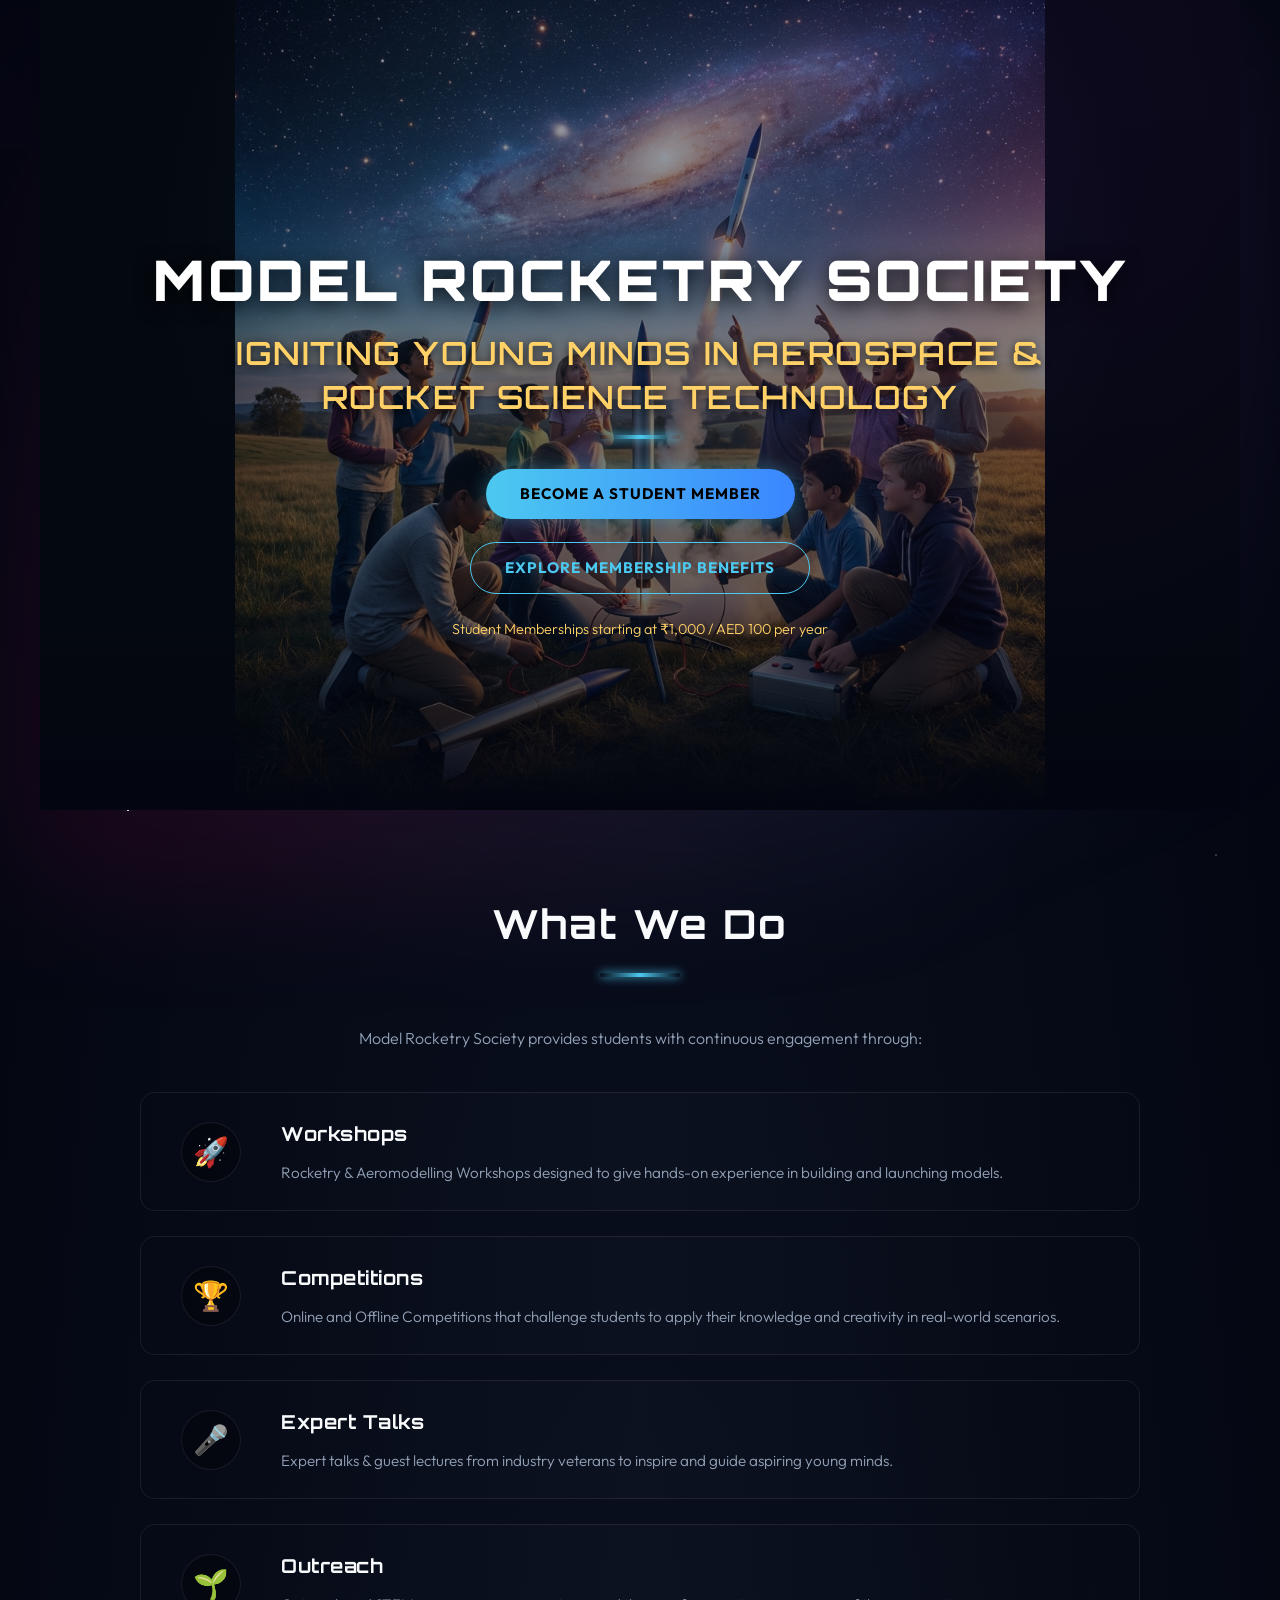
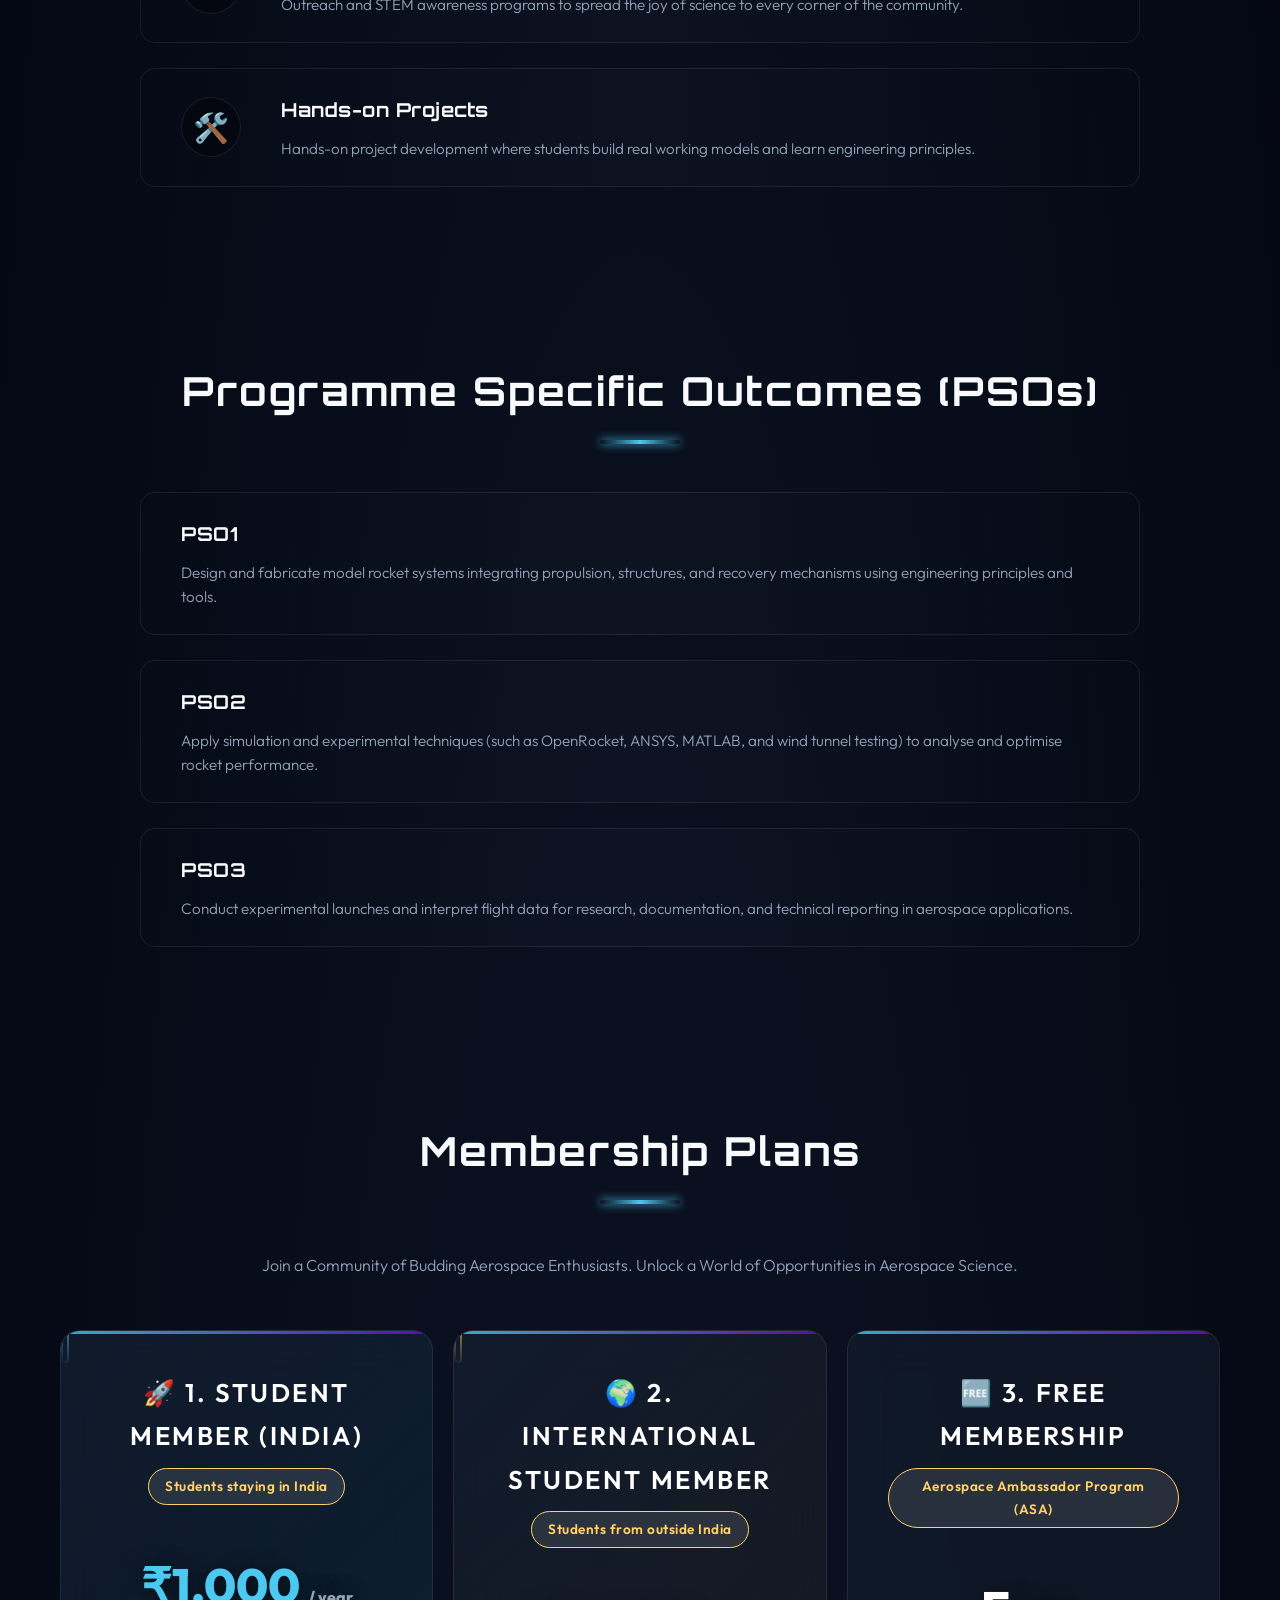
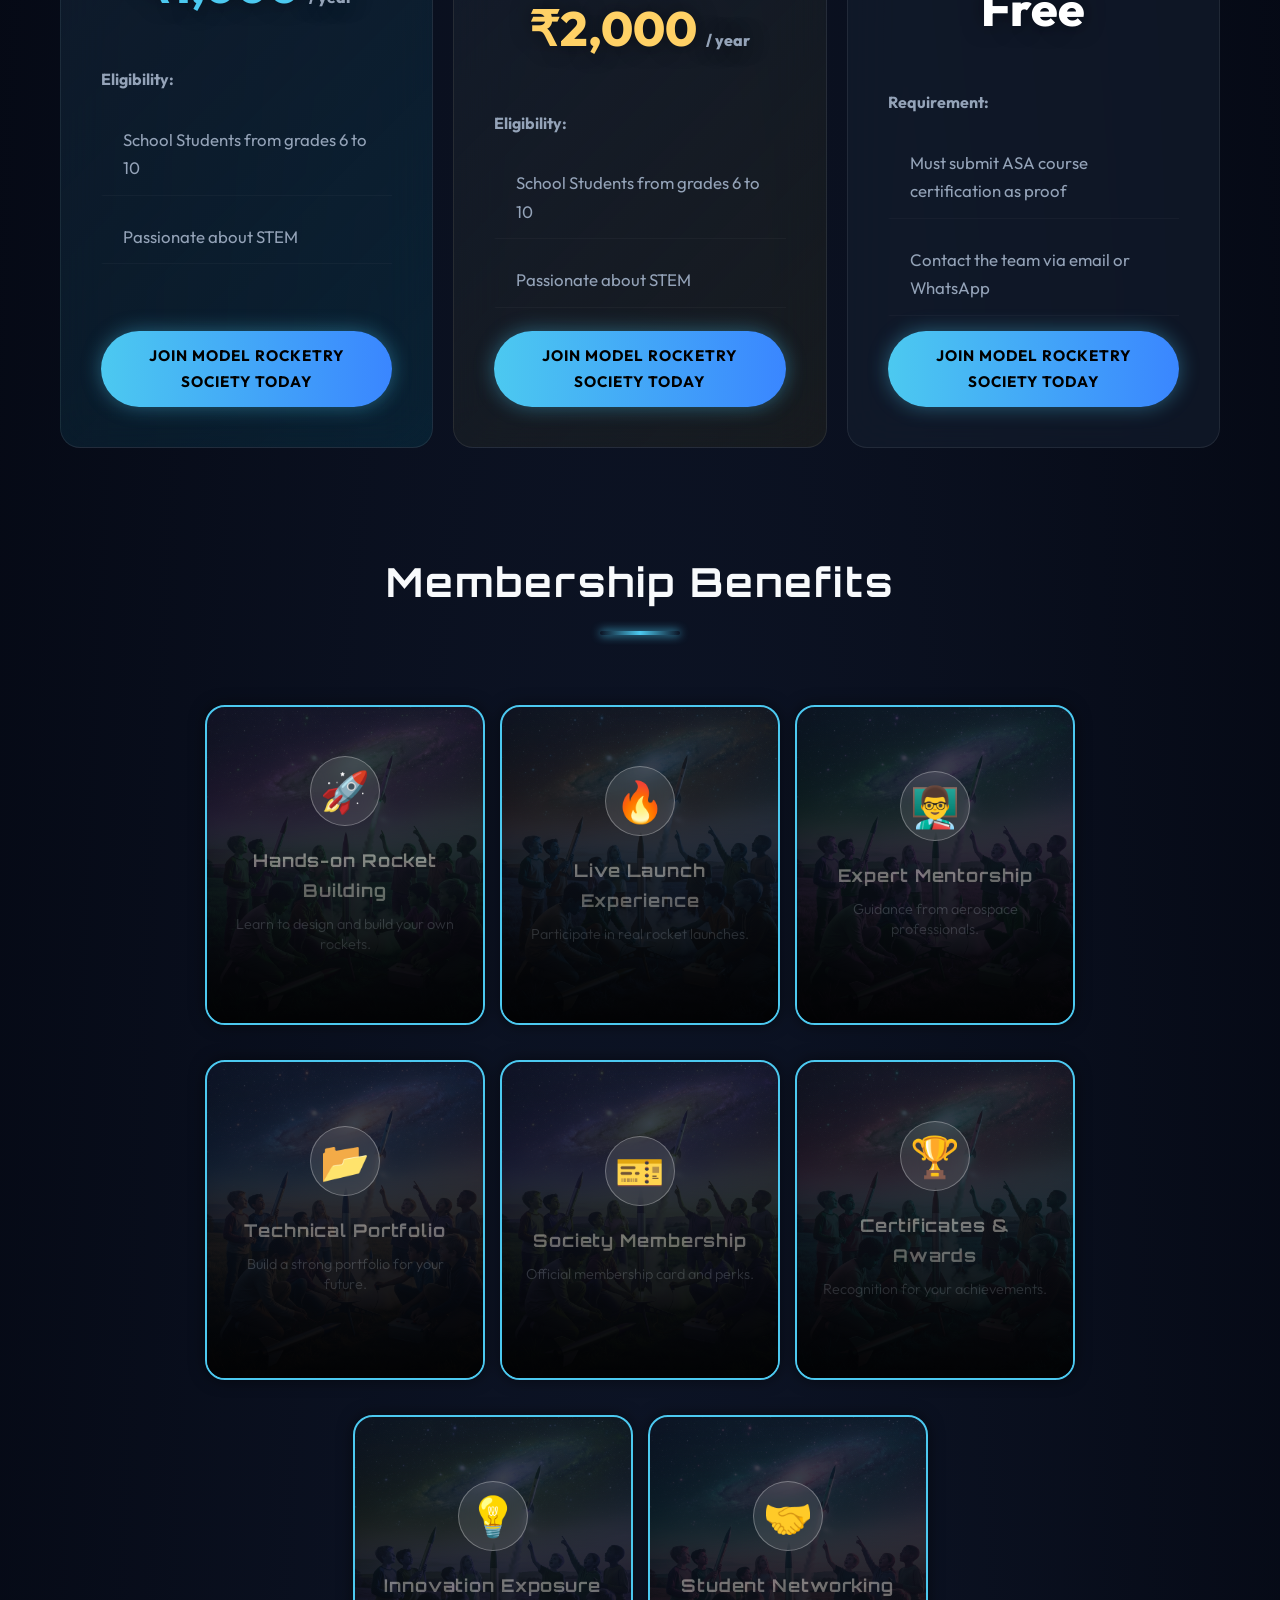
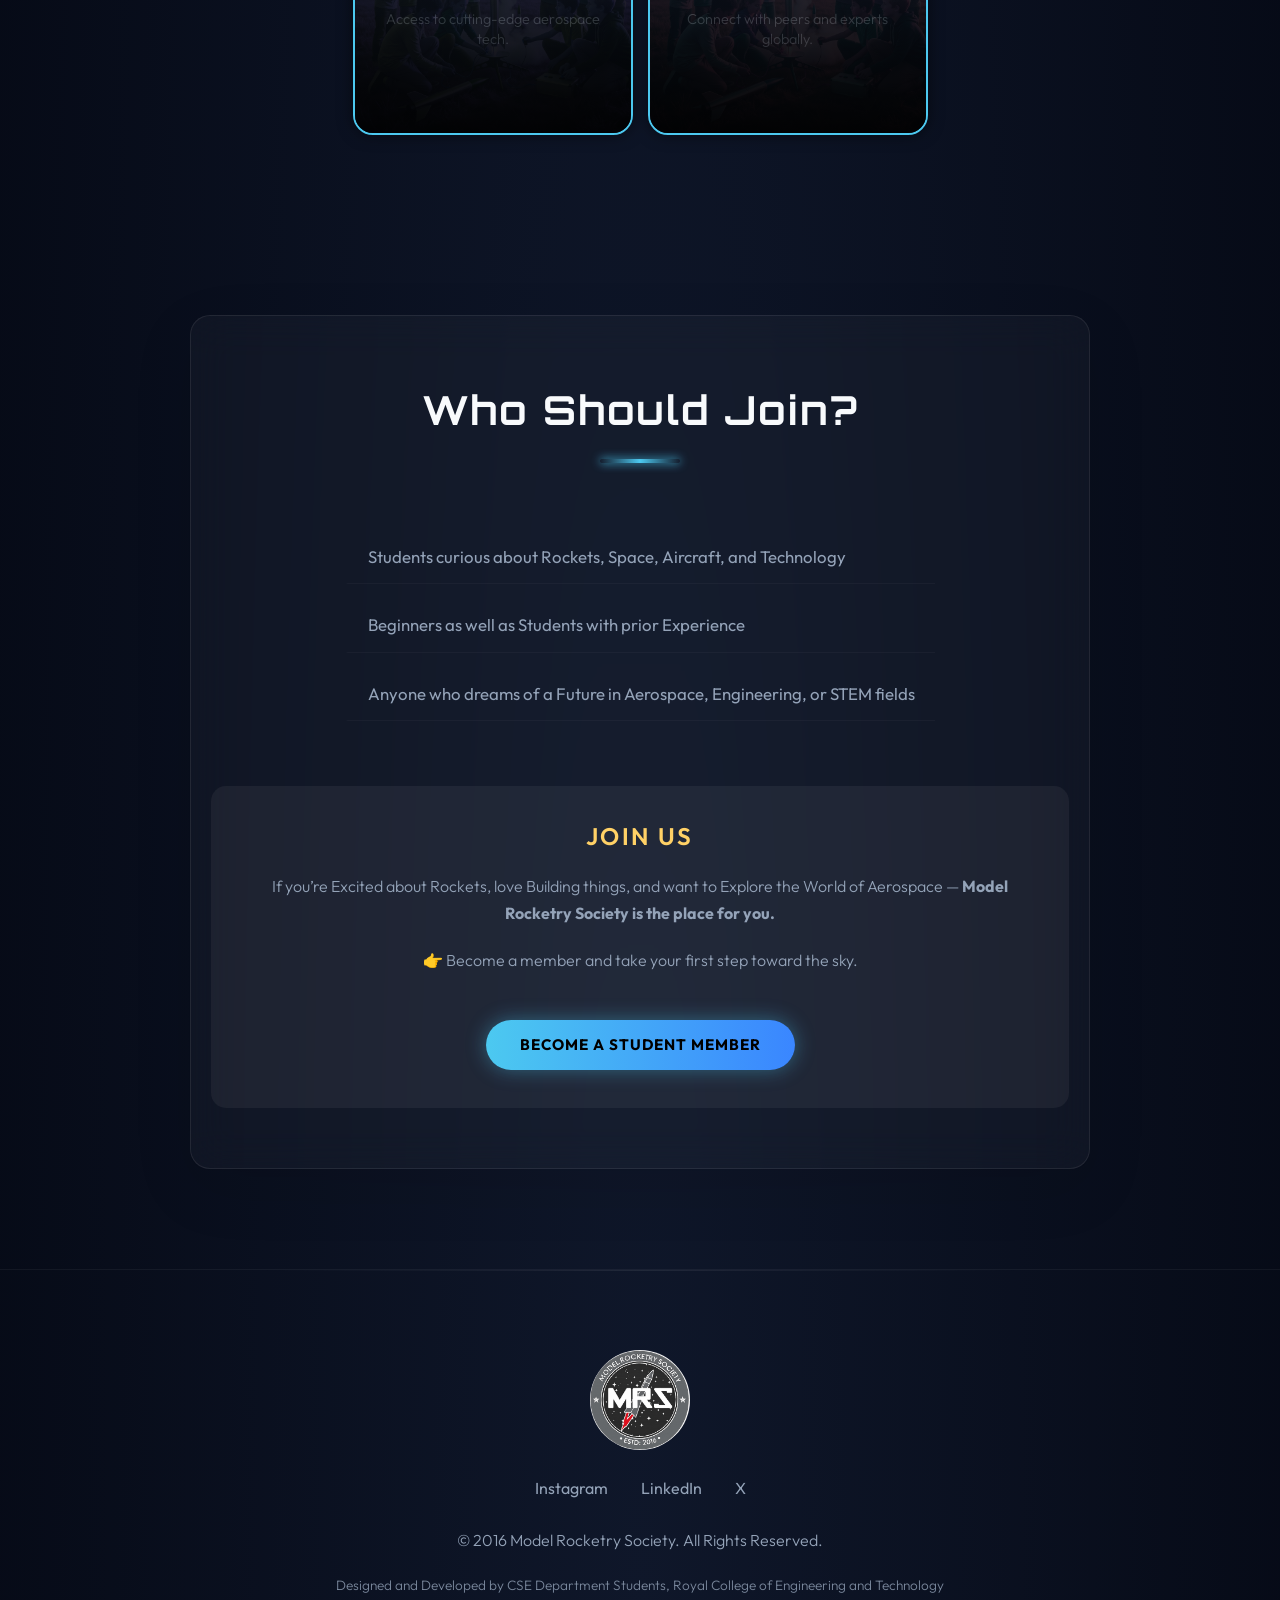
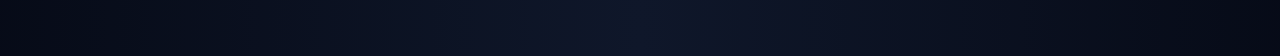
<file: index.html>
<!DOCTYPE html>
<html lang="en">

<head>
    <meta charset="UTF-8">
    <meta name="viewport" content="width=device-width, initial-scale=1.0">
    <meta name="description" content="Model Rocketry Society - Inspiring Young Minds to Reach for the Stars.">
    <title>Model Rocketry Society | Igniting Young Minds</title>

    <!-- Fonts -->
    <link rel="preconnect" href="https://fonts.googleapis.com">
    <link rel="preconnect" href="https://fonts.gstatic.com" crossorigin>
    <link
        href="https://fonts.googleapis.com/css2?family=Orbitron:wght@400;700&family=Outfit:wght@300;400;600&display=swap"
        rel="stylesheet">

    <link rel="stylesheet" href="style.css?v=28">
</head>

<body>
    <div class="shooting-star"></div>
    <div class="shooting-star"></div>
    <div class="shooting-star"></div>


    <header>
        <div class="logo"
            style="width: 80px; height: 80px; border-radius: 50%; overflow: hidden; position: relative; background: #000;">
            <img src="assets/mrs_logo.jpg" alt="Model Rocketry Society Logo"
                style="width: 100%; height: auto; position: absolute; top: 50%; left: 50%; transform: translate(-50%, -50%);">
        </div>
        <nav>
            <ul>
                <li><a href="index.html#home" class="active">Home</a></li>
                <li class="nav-item has-dropdown">
                    <a href="about.html">About Us</a>
                    <ul class="dropdown-menu">
                        <li><a href="about.html#society">Model Rocketry Society</a></li>
                        <li><a href="about.html#vision-section">Vision</a></li>
                        <li><a href="about.html#mission-section">Mission</a></li>
                        <li><a href="about.html#board-of-directors">Our Executive Members</a></li>
                        <li><a href="about.html#top-gun">Our Inspiration</a></li>
                    </ul>
                </li>
                <li><a href="index.html#what-we-do">Objective</a></li>
                <li><a href="gallery.html">Gallery</a></li>
                <li class="nav-item has-dropdown">
                    <a href="index.html#membership">Membership</a>
                    <ul class="dropdown-menu">
                        <li><a href="index.html#membership">Student Benefits</a></li>
                    </ul>
                </li>
                <li><a href="contact.html">Contact</a></li>
            </ul>
        </nav>
    </header>



    <section id="home" class="hero">
        <h1 class="fade-in"
            style="font-family: 'Orbitron', sans-serif; color: #fff; margin-bottom: 20px; font-size: 3.5rem; text-shadow: 0 4px 20px rgba(0,0,0,0.9); font-weight: 900; letter-spacing: 3px; text-transform: uppercase;">
            Model Rocketry Society </h1>
        <h2 class="fade-in hero-subtitle"
            style="font-size: 2rem; color: var(--accent-gold); text-shadow: 0 2px 10px rgba(0,0,0,0.8); font-weight: 600; line-height: 1.4; max-width: 900px; text-transform: uppercase; margin: 0 auto 30px;">
            Igniting Young Minds in aerospace & rocket science technology</h2>


        <div class="cta-group fade-in">
            <a href="#membership" class="btn">Become a Student Member</a>
            <div style="margin-top: 15px;">
                <a href="#benefits" class="btn btn-outline" style="margin: 0 5px;">Explore Membership Benefits</a>
            </div>
            <p style="font-size: 0.9rem; margin-top: 15px; color: var(--accent-gold);">Student Memberships starting at
                ₹1,000 / AED 100 per year</p>
        </div>
    </section>



    <!-- What We Do -->
    <section id="what-we-do">
        <h2 class="fade-in">What We Do</h2>
        <p style="text-align: center; margin-bottom: 40px;" class="fade-in">Model Rocketry Society provides students
            with continuous
            engagement through:</p>

        <div class="topic-list-container">
            <!-- Item 1 -->
            <div class="topic-row fade-in">
                <div class="topic-image placeholder-image">
                    <span>🚀</span> <!-- Placeholder for Image -->
                </div>
                <div class="topic-content">
                    <h4>Workshops</h4>
                    <p>Rocketry & Aeromodelling Workshops designed to give hands-on experience in building and launching
                        models.</p>
                </div>
            </div>

            <!-- Item 2 -->
            <div class="topic-row fade-in">
                <div class="topic-image placeholder-image">
                    <span>🏆</span>
                </div>
                <div class="topic-content">
                    <h4>Competitions</h4>
                    <p>Online and Offline Competitions that challenge students to apply their knowledge and creativity
                        in real-world scenarios.</p>
                </div>
            </div>

            <!-- Item 3 -->
            <div class="topic-row fade-in">
                <div class="topic-image placeholder-image">
                    <span>🎤</span>
                </div>
                <div class="topic-content">
                    <h4>Expert Talks</h4>
                    <p>Expert talks & guest lectures from industry veterans to inspire and guide aspiring young minds.
                    </p>
                </div>
            </div>

            <!-- Item 4 -->
            <div class="topic-row fade-in">
                <div class="topic-image placeholder-image">
                    <span>🌱</span>
                </div>
                <div class="topic-content">
                    <h4>Outreach</h4>
                    <p>Outreach and STEM awareness programs to spread the joy of science to every corner of the
                        community.</p>
                </div>
            </div>

            <!-- Item 5 -->
            <div class="topic-row fade-in">
                <div class="topic-image placeholder-image">
                    <span>🛠️</span>
                </div>
                <div class="topic-content">
                    <h4>Hands-on Projects</h4>
                    <p>Hands-on project development where students build real working models and learn engineering
                        principles.</p>
                </div>
            </div>
        </div>
    </section>

    <!-- Programme Specific Outcomes -->
    <section id="psos">
        <h2 class="fade-in">Programme Specific Outcomes (PSOs)</h2>
        <div class="topic-list-container">
            <div class="topic-row fade-in">
                <div class="topic-content" style="width: 100%;">
                    <h4>PSO1</h4>
                    <p>Design and fabricate model rocket systems integrating propulsion, structures, and recovery
                        mechanisms using engineering principles and tools.</p>
                </div>
            </div>
            <div class="topic-row fade-in">
                <div class="topic-content" style="width: 100%;">
                    <h4>PSO2</h4>
                    <p>Apply simulation and experimental techniques (such as OpenRocket, ANSYS, MATLAB, and wind tunnel
                        testing) to analyse and optimise rocket performance.</p>
                </div>
            </div>
            <div class="topic-row fade-in">
                <div class="topic-content" style="width: 100%;">
                    <h4>PSO3</h4>
                    <p>Conduct experimental launches and interpret flight data for research, documentation, and
                        technical reporting in aerospace applications.</p>
                </div>
            </div>
        </div>
    </section>

    <!-- Membership & Benefits -->
    <section id="membership">
        <h2 class="fade-in">Membership Plans</h2>
        <p style="text-align: center; max-width: 800px; margin: 0 auto 40px;" class="fade-in">
            Join a Community of Budding Aerospace Enthusiasts. Unlock a World of Opportunities in Aerospace Science.
        </p>

        <div class="membership-grid">
            <div class="card fade-in">
                <h3>🚀 1. Student Member (India)</h3>
                <p class="highlight">Students staying in India</p>
                <div class="price-tag">₹1,000 <span style="font-size: 1rem; color: var(--text-muted);">/ year</span>
                </div>
                <div style="text-align: left; margin-top: 20px;">
                    <p><strong>Eligibility:</strong></p>
                    <ul class="feature-list">
                        <li>School Students from grades 6 to 10</li>
                        <li>Passionate about STEM</li>
                    </ul>
                </div>
                <a href="register.html?plan=india" class="btn"
                    style="margin-top: auto; width: 100%; text-align: center;">Join Model Rocketry Society Today</a>
            </div>

            <div class="card fade-in">
                <h3>🌍 2. International Student Member</h3>
                <p class="highlight">Students from outside India</p>
                <div class="price-tag">₹2,000 <span style="font-size: 1rem; color: var(--text-muted);">/ year</span>
                </div>
                <div style="text-align: left; margin-top: 20px;">
                    <p><strong>Eligibility:</strong></p>
                    <ul class="feature-list">
                        <li>School Students from grades 6 to 10</li>
                        <li>Passionate about STEM</li>
                    </ul>
                </div>
                <a href="register.html?plan=intl" class="btn"
                    style="margin-top: auto; width: 100%; text-align: center;">Join Model Rocketry Society Today</a>
            </div>

            <div class="card fade-in">
                <h3>🆓 3. Free Membership</h3>
                <p class="highlight">Aerospace Ambassador Program (ASA)</p>
                <div class="price-tag">Free <span style="font-size: 1rem; color: var(--text-muted);"></span>
                </div>
                <div style="text-align: left; margin-top: 20px;">
                    <p><strong>Requirement:</strong></p>
                    <ul class="feature-list">
                        <li>Must submit ASA course certification as proof</li>
                        <li>Contact the team via email or WhatsApp</li>
                    </ul>
                </div>
                <a href="register.html?plan=asa" class="btn"
                    style="margin-top: auto; width: 100%; text-align: center;">Join Model Rocketry Society Today</a>
            </div>
        </div>

        <h2 class="fade-in" style="margin-top: 100px; margin-bottom: 50px;">Membership Benefits</h2>
        <div id="benefits" class="benefits-scroller fade-in">
            <!-- 1. Hands-on rocket building -->
            <div class="benefit-card">
                <div class="benefit-icon">🚀</div>
                <h4>Hands-on Rocket Building</h4>
                <p>Learn to design and build your own rockets.</p>
            </div>
            <!-- 2. Live launch experience -->
            <div class="benefit-card">
                <div class="benefit-icon">🔥</div>
                <h4>Live Launch Experience</h4>
                <p>Participate in real rocket launches.</p>
            </div>
            <!-- 3. Expert mentorship -->
            <div class="benefit-card">
                <div class="benefit-icon">👨‍🏫</div>
                <h4>Expert Mentorship</h4>
                <p>Guidance from aerospace professionals.</p>
            </div>
            <!-- 4. Technical portfolio -->
            <div class="benefit-card">
                <div class="benefit-icon">📂</div>
                <h4>Technical Portfolio</h4>
                <p>Build a strong portfolio for your future.</p>
            </div>
            <!-- 5. Society membership -->
            <div class="benefit-card">
                <div class="benefit-icon">🎫</div>
                <h4>Society Membership</h4>
                <p>Official membership card and perks.</p>
            </div>
            <!-- 6. Certificates & awards -->
            <div class="benefit-card">
                <div class="benefit-icon">🏆</div>
                <h4>Certificates & Awards</h4>
                <p>Recognition for your achievements.</p>
            </div>
            <!-- 7. Innovation exposure -->
            <div class="benefit-card">
                <div class="benefit-icon">💡</div>
                <h4>Innovation Exposure</h4>
                <p>Access to cutting-edge aerospace tech.</p>
            </div>
            <!-- 8. Student networking -->
            <div class="benefit-card">
                <div class="benefit-icon">🤝</div>
                <h4>Student Networking</h4>
                <p>Connect with peers and experts globally.</p>
            </div>
        </div>
    </section>

    <!-- Who Should Join & CTA -->
    <section id="join" class="cta-section fade-in">
        <h2>Who Should Join?</h2>
        <div style="text-align: left; display: inline-block; margin-bottom: 30px;">
            <ul class="feature-list">
                <li>Students curious about Rockets, Space, Aircraft, and Technology</li>
                <li>Beginners as well as Students with prior Experience</li>
                <li>Anyone who dreams of a Future in Aerospace, Engineering, or STEM fields</li>
            </ul>
        </div>

        <div style="background: rgba(255, 255, 255, 0.05); padding: 30px; border-radius: 15px; margin-top: 20px;">
            <h3 style="color: var(--accent-gold);">JOIN US</h3>
            <p>If you’re Excited about Rockets, love Building things, and want to Explore the World of Aerospace —
                <strong>Model Rocketry Society is the place for you.</strong>
            </p>
            <p style="margin-top: 10px;">👉 Become a member and take your first step toward the sky.</p>
            <br>
            <a href="register.html" class="btn">Become a Student Member</a>
        </div>
    </section>

    <footer>
        <div class="logo"
            style="width: 100px; height: 100px; border-radius: 50%; overflow: hidden; position: relative; background: #000;">
            <img src="assets/mrs_logo.jpg" alt="Model Rocketry Society Logo"
                style="width: 100%; height: auto; position: absolute; top: 50%; left: 50%; transform: translate(-50%, -50%);">
        </div>
        <div class="social-links">
            <a href="https://www.instagram.com/modelrocketrysociety.mrs?igsh=MTZjbWo2dXBncnV1Mg==" target="_blank">Instagram</a>
            <a href="https://www.linkedin.com/company/model-rocketry-society/" target="_blank">LinkedIn</a>
            <a href="https://x.com/modelrocke34987" target="_blank">X</a>
            
        </div>
        <p>&copy; 2016 Model Rocketry Society. All Rights Reserved.</p>
        <p style="font-size: 0.85rem; opacity: 0.8; margin-top: 10px;">Designed and Developed by CSE Department
            Students, Royal College of Engineering and Technology</p>
    </footer>

    <script src="app.js?v=29"></script>
</body>

</html>
</file>
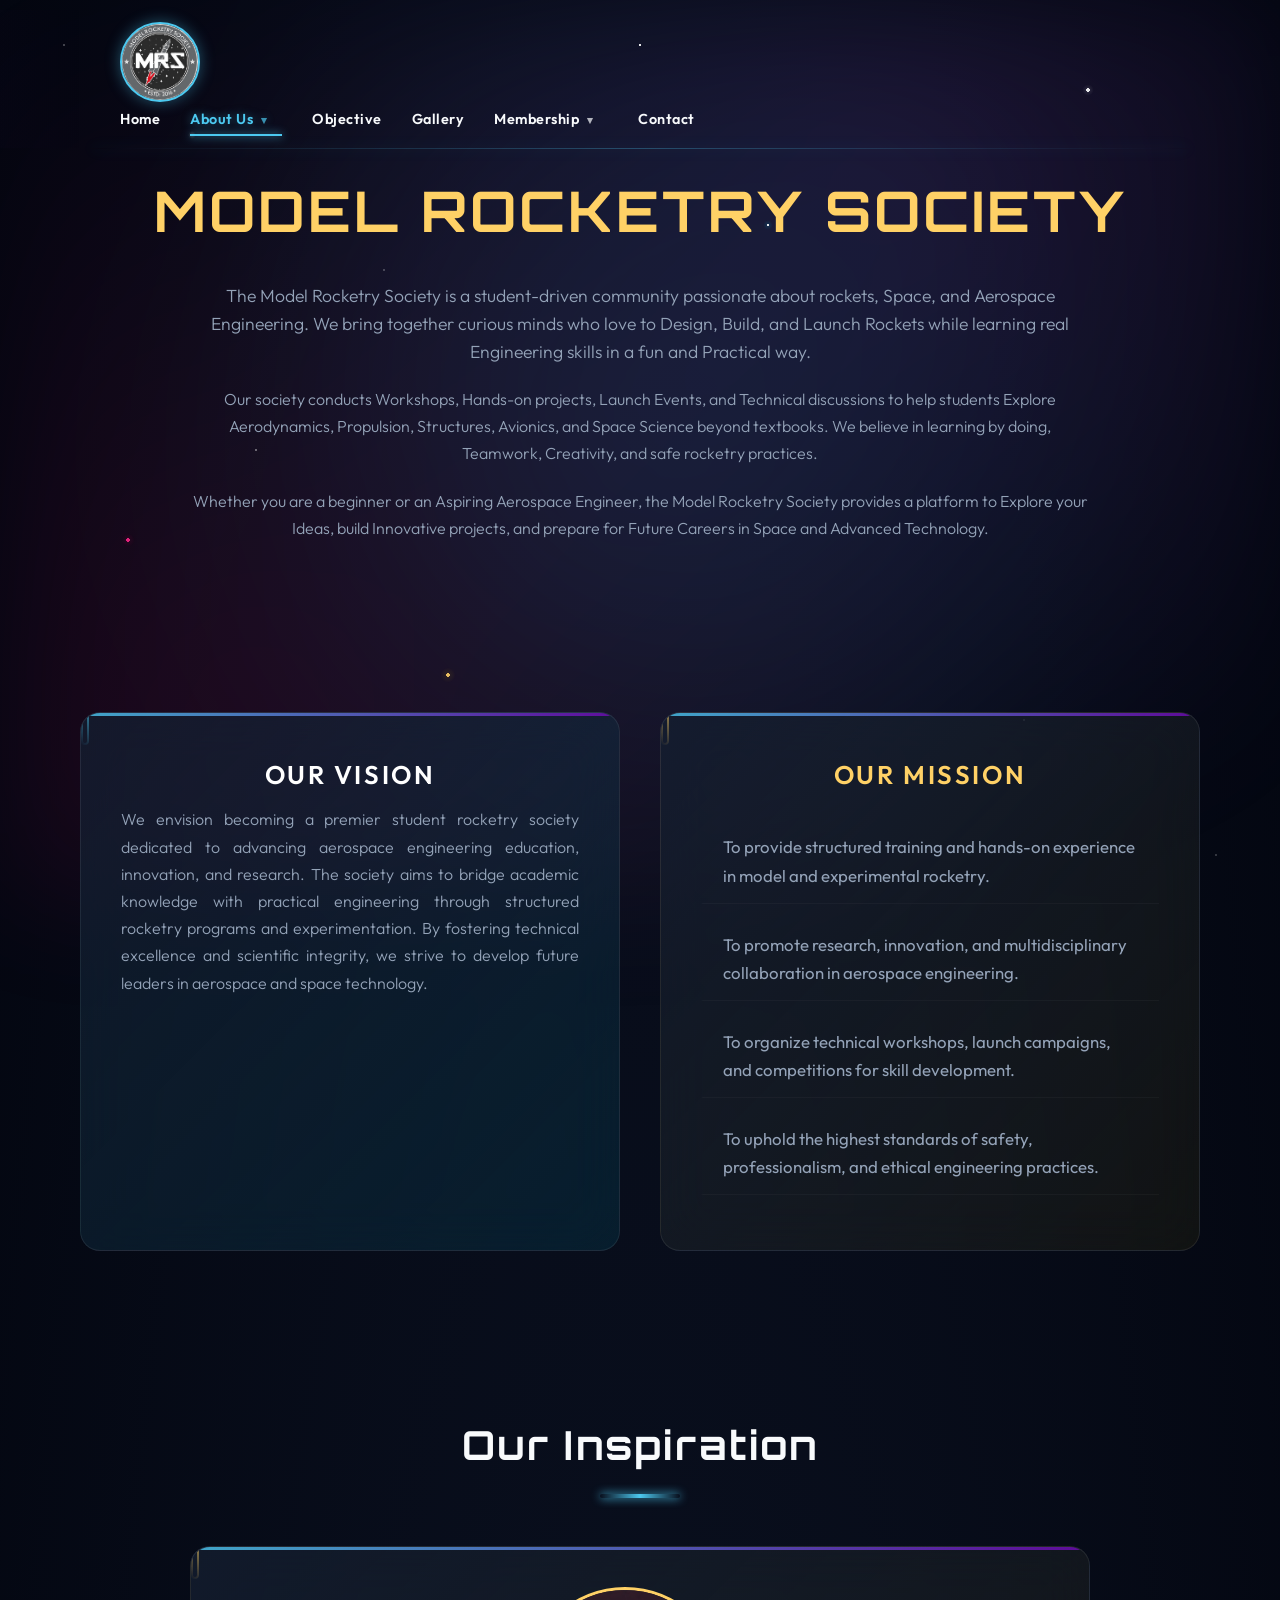
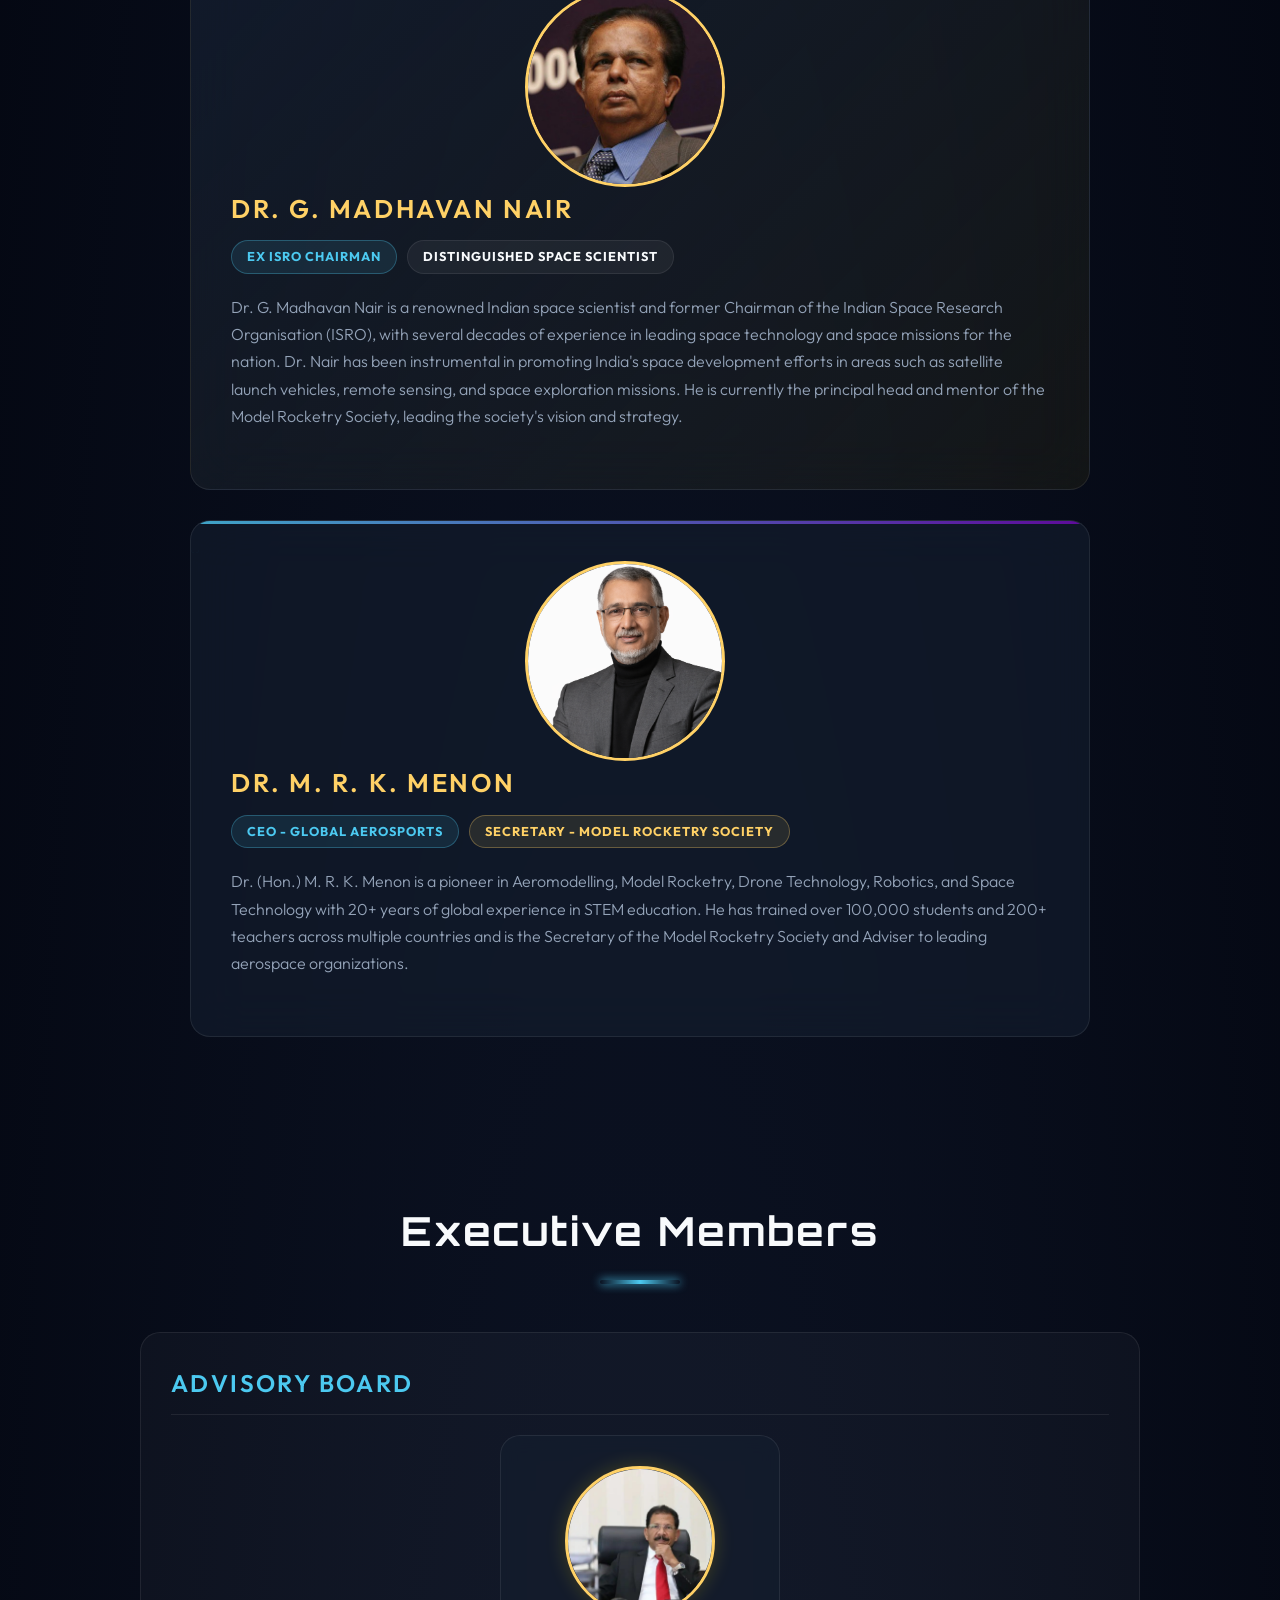
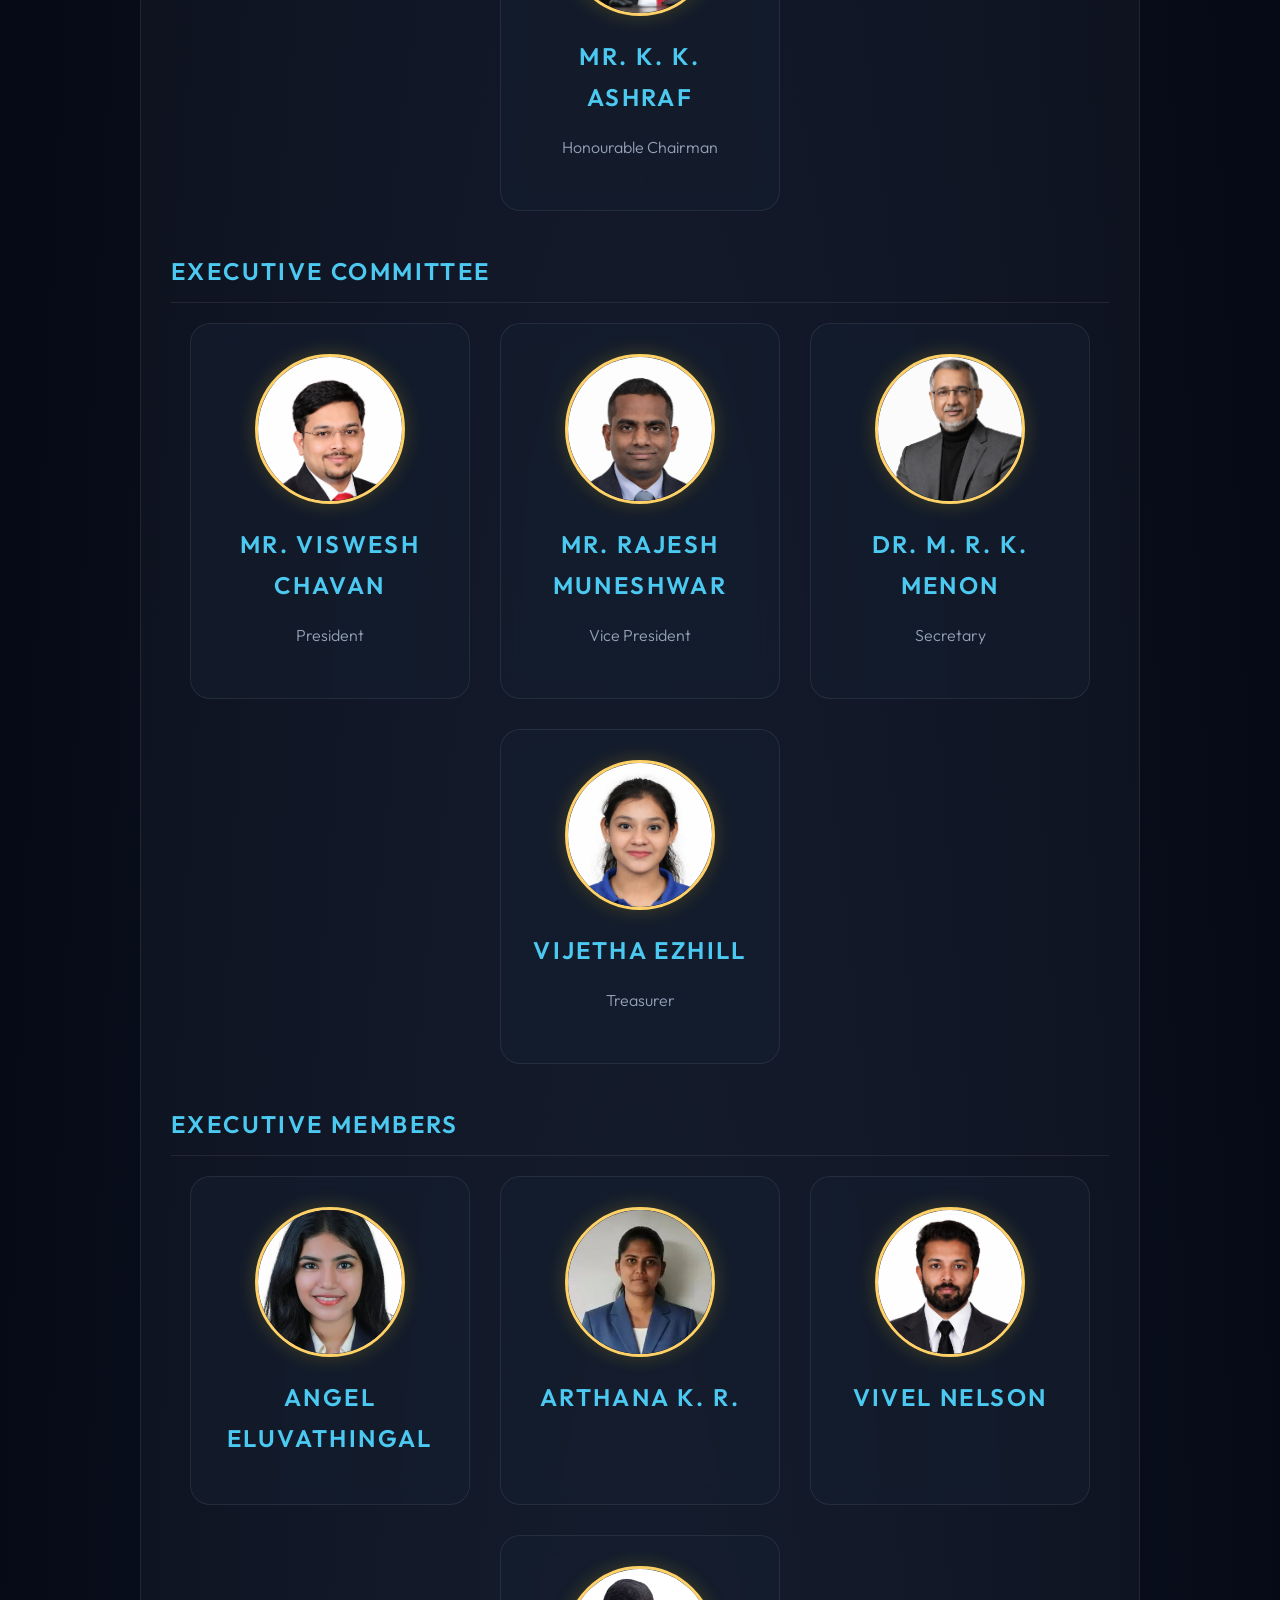
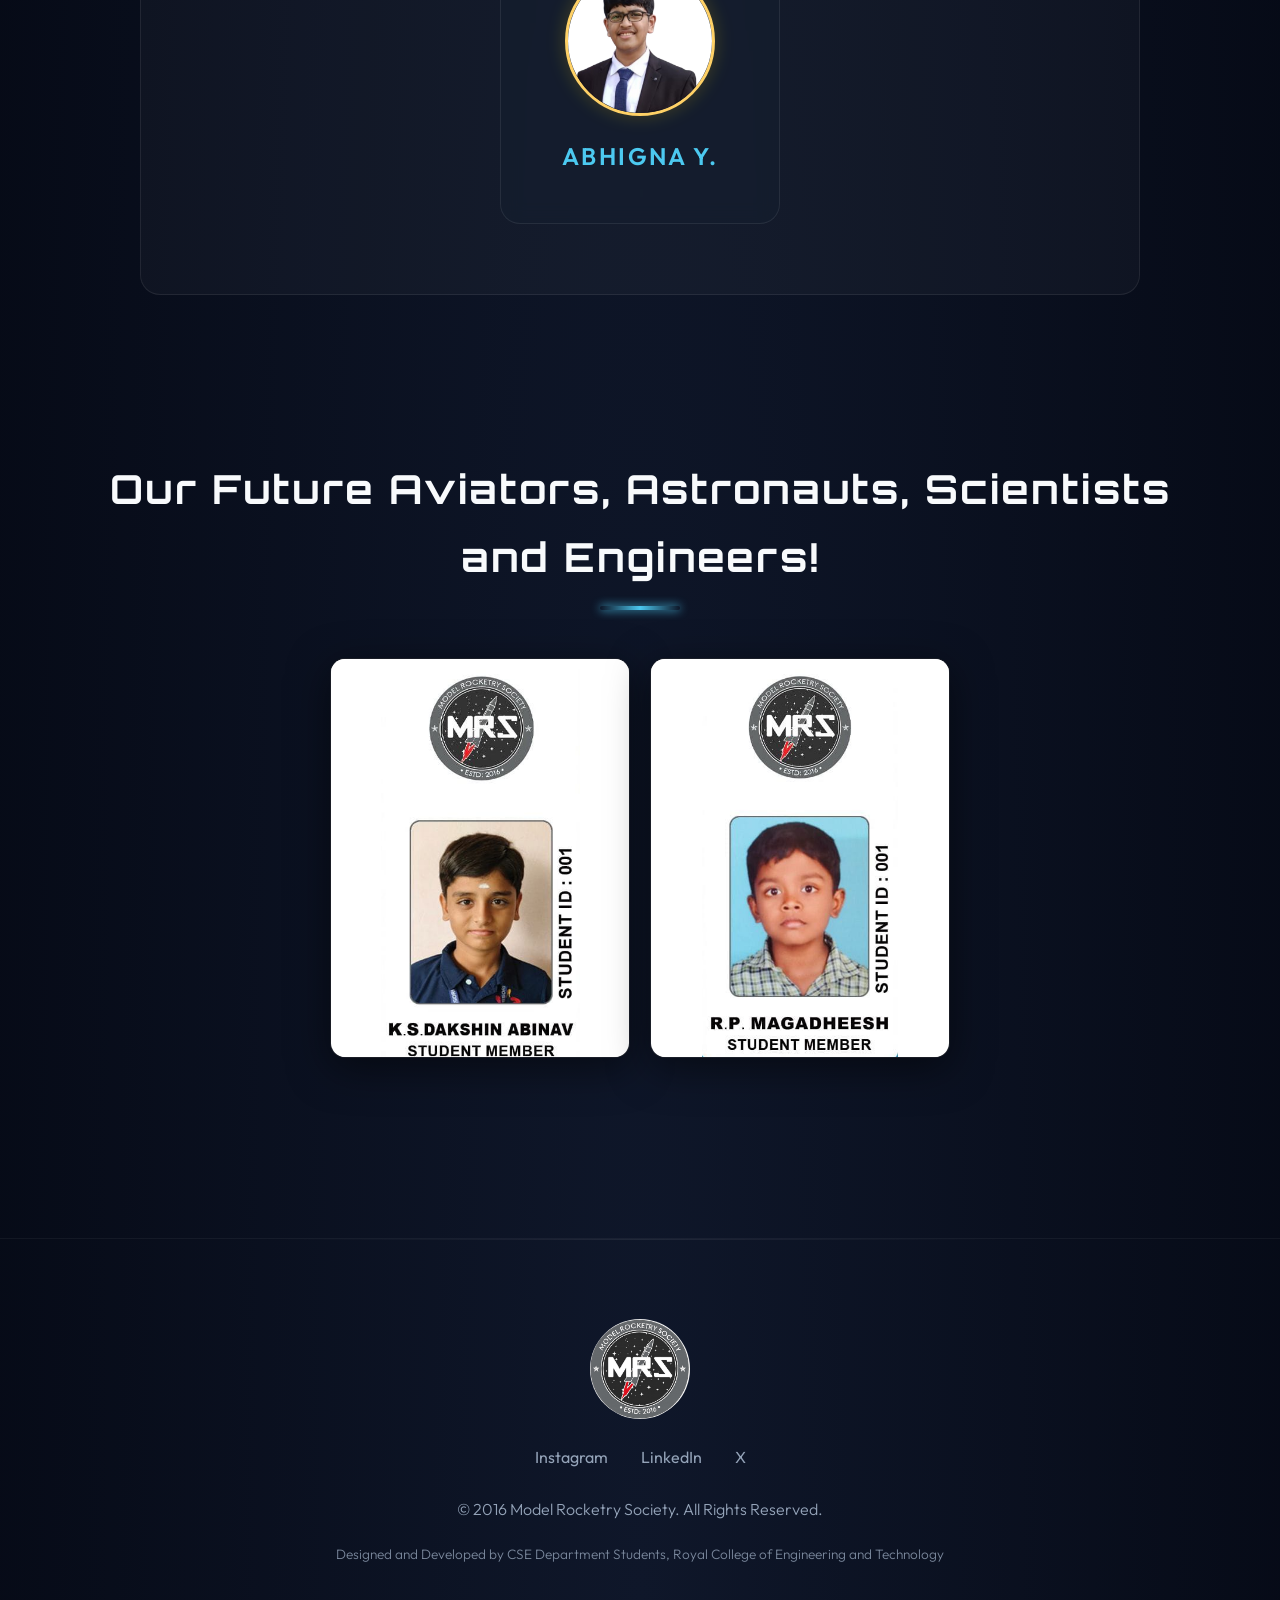
<file: about.html>
<!DOCTYPE html>
<html lang="en">

<head>
    <meta charset="UTF-8">
    <meta name="viewport" content="width=device-width, initial-scale=1.0">
    <meta name="description" content="About Model Rocketry Society - Our Vision, Mission, and Leadership.">
    <title>About Us | Model Rocketry Society</title>

    <!-- Fonts -->
    <link rel="preconnect" href="https://fonts.googleapis.com">
    <link rel="preconnect" href="https://fonts.gstatic.com" crossorigin>
    <link
        href="https://fonts.googleapis.com/css2?family=Orbitron:wght@400;700&family=Outfit:wght@300;400;600&display=swap"
        rel="stylesheet">

    <link rel="stylesheet" href="style.css?v=27">
    <style>
        .about-hero {
            padding-top: 180px;
            text-align: center;
            margin-bottom: 30px;
        }

        .student-grid {
            display: grid;
            grid-template-columns: repeat(auto-fit, 300px);
            /* Exact width for ID cards */
            gap: 20px;
            justify-content: center;
            max-width: 1100px;
            margin: 0 auto;
        }

        .student-card {
            background: rgba(0, 0, 0, 0.4);
            border: 1px solid var(--glass-border);
            border-radius: 15px;
            overflow: hidden;
            backdrop-filter: blur(10px);
            transition: all 0.3s ease;
            width: 300px;
            height: 400px;
        }

        .card-header {
            padding: 0;
            text-align: center;
            position: relative;
            height: 400px;
        }

        .s-logo {
            width: 40px;
            border-radius: 50%;
            margin-bottom: 10px;
        }

        .card-title-text {
            font-size: 0.7rem;
            letter-spacing: 2px;
            opacity: 0.7;
            text-transform: uppercase;
        }

        .photo-frame {
            width: 300px;
            height: 400px;
            margin: 0;
            /* Removed margin to fit tightly */
            border-radius: 4px;
            border: 1px solid rgba(255, 255, 255, 0.2);
            padding: 0;
            overflow: hidden;
            background: #fff;
            /* White background for ID photo feel */
            box-shadow: 0 4px 15px rgba(0, 0, 0, 0.3);
            position: relative;
        }

        .photo-frame img {
            width: 100%;
            height: 100%;
            border-radius: 0;
            object-fit: contain;
            /* Ensures full image visibility without cropping */
            object-position: center center;
            display: block;
        }

        .s-name {
            font-weight: 700;
            font-size: 1.1rem;
            margin-top: 10px;
        }

        .s-role {
            font-size: 0.8rem;
            color: var(--accent-gold);
            letter-spacing: 1px;
        }

        .card-footer {
            background: rgba(255, 255, 255, 0.05);
            padding: 15px;
            text-align: center;
            border-top: 1px solid var(--glass-border);
        }

        /* Executive Profile Card */
        .executive-grid {
            display: flex;
            flex-wrap: wrap;
            justify-content: center;
            gap: 30px;
            margin-bottom: 40px;
        }

        .executive-card {
            background: var(--bg-card);
            border: 1px solid var(--glass-border);
            border-radius: 20px;
            padding: 30px;
            text-align: center;
            width: 280px;
            backdrop-filter: blur(10px);
            transition: transform 0.3s ease, box-shadow 0.3s ease;
        }

        .executive-card:hover {
            transform: translateY(-10px);
            box-shadow: 0 10px 40px rgba(0, 0, 0, 0.4);
            border-color: var(--accent-gold);
        }

        .exec-image {
            width: 150px;
            height: 150px;
            margin: 0 auto 20px;
            border-radius: 50%;
            overflow: hidden;
            border: 3px solid var(--accent-gold);
            box-shadow: 0 0 20px rgba(255, 215, 0, 0.2);
        }

        .exec-image img {
            width: 100%;
            height: 100%;
            object-fit: cover;
            object-position: top center;
        }
    </style>
</head>

<body>
    <div class="shooting-star"></div>
    <div class="shooting-star"></div>
    <div class="shooting-star"></div>

    <header>
        <div class="logo"
            style="width: 80px; height: 80px; border-radius: 50%; overflow: hidden; position: relative; background: #000;">
            <img src="assets/mrs_logo.jpg" alt="MRS Logo"
                style="width: 100%; height: auto; position: absolute; top: 50%; left: 50%; transform: translate(-50%, -50%);">
        </div>
        <nav>
            <ul>
                <li><a href="index.html">Home</a></li>
                <li class="nav-item has-dropdown">
                    <a href="about.html" class="active">About Us</a>
                    <ul class="dropdown-menu">
                        <li><a href="about.html#society">Model Rocketry Society</a></li>
                        <li><a href="about.html#vision-section">Vision</a></li>
                        <li><a href="about.html#mission-section">Mission</a></li>
                        <li><a href="about.html#board-of-directors">Executive Members</a></li>
                        <li><a href="about.html#top-gun">Our Inspiration</a></li>
                    </ul>
                </li>
                <li><a href="index.html#what-we-do">Objective</a></li>
                <li><a href="gallery.html">Gallery</a></li>
                <li class="nav-item has-dropdown">
                    <a href="index.html#membership">Membership</a>
                    <ul class="dropdown-menu">
                        <li><a href="index.html#membership">Student Benefits</a></li>
                    </ul>
                </li>
                <li><a href="contact.html">Contact</a></li>
            </ul>
        </nav>
    </header>

    <main class="container">
        <section class="about-hero" id="society">
            <h1 class="fade-in"
                style="font-family: 'Orbitron', sans-serif; color: var(--accent-gold); text-transform: uppercase; letter-spacing: 3px;">
                Model Rocketry Society</h1>

            <div class="fade-in" style="margin: 40px auto; text-align: center; max-width: 900px;">
                <p style="font-size: 1.1rem; line-height: 1.6; margin-bottom: 20px;">The Model Rocketry Society is a
                    student-driven community passionate about rockets, Space, and Aerospace Engineering. We bring
                    together curious minds who love to Design, Build, and Launch Rockets while learning real Engineering
                    skills in a fun and Practical way.</p>
                <p style="margin-bottom: 20px;">Our society conducts Workshops, Hands-on projects, Launch Events, and
                    Technical discussions to help students Explore Aerodynamics, Propulsion, Structures, Avionics, and
                    Space Science beyond textbooks. We believe in learning by doing, Teamwork, Creativity, and safe
                    rocketry practices.</p>
                <p>Whether you are a beginner or an Aspiring Aerospace Engineer, the Model Rocketry Society provides a
                    platform to Explore your Ideas, build Innovative projects, and prepare for Future Careers in Space
                    and Advanced Technology.</p>
            </div>
        </section>

        <!-- Mission & Vision -->
        <section id="mission" style="padding-top: 20px;">

            <div class="mission-vision">
                <div id="vision-section" class="card fade-in">
                    <h3>Our Vision</h3>
                    <p style="text-align: justify;">We envision becoming a premier student rocketry society dedicated to
                        advancing aerospace engineering education, innovation, and research. The society aims to bridge
                        academic knowledge with practical engineering through structured rocketry programs and
                        experimentation. By fostering technical excellence and scientific integrity, we strive to
                        develop future leaders in aerospace and space technology.</p>
                </div>
                <div id="mission-section" class="card fade-in">
                    <h3 style="color: var(--accent-gold);">Our Mission</h3>
                    <ul class="feature-list" style="margin-top: 15px;">
                        <li>To provide structured training and hands-on experience in model and experimental rocketry.
                        </li>
                        <li>To promote research, innovation, and multidisciplinary collaboration in aerospace
                            engineering.</li>
                        <li>To organize technical workshops, launch campaigns, and competitions for skill development.
                        </li>
                        <li>To uphold the highest standards of safety, professionalism, and ethical engineering
                            practices.</li>
                    </ul>
                </div>
            </div>
        </section>

        <!-- Top Gun Leaders -->
        <section id="top-gun">
            <h2 class="fade-in">Our Inspiration</h2>
            <div class="card fade-in" style="max-width: 900px; margin: 0 auto 30px; text-align: left;">
                <img src="assets/dr_madhavan_nair.jpg" alt="Dr. G. Madhavan Nair"
                    style="width: 200px; height: 200px; object-fit: cover; border-radius: 50%; float: left; margin-right: 30px; border: 3px solid var(--accent-gold);">
                <div style="overflow: hidden;">
                    <h3 style="color: var(--accent-gold); margin-top: 0;">DR. G. MADHAVAN NAIR</h3>
                    <div style="display: flex; gap: 10px; margin: 10px 0 20px; flex-wrap: wrap;">
                        <span
                            style="background: rgba(76, 201, 240, 0.1); color: var(--accent-blue); padding: 5px 15px; border-radius: 50px; font-size: 0.8rem; font-weight: 700; border: 1px solid rgba(76, 201, 240, 0.3); text-transform: uppercase; letter-spacing: 1px;">Ex
                            ISRO Chairman</span>
                        <span
                            style="background: rgba(255, 255, 255, 0.05); color: var(--text-main); padding: 5px 15px; border-radius: 50px; font-size: 0.8rem; font-weight: 700; border: 1px solid var(--glass-border); text-transform: uppercase; letter-spacing: 1px;">Distinguished
                            Space Scientist</span>
                    </div>
                    <p>Dr. G. Madhavan Nair is a renowned Indian space scientist and former Chairman of the Indian Space
                        Research Organisation (ISRO), with several decades of experience in leading space technology and
                        space missions for the nation. Dr. Nair has been instrumental in promoting India's space
                        development efforts in areas such as satellite launch vehicles, remote sensing, and space
                        exploration missions. He is currently the principal head and mentor of the Model Rocketry
                        Society, leading the society's vision and strategy.</p>
                </div>
            </div>

            <div class="card fade-in" style="max-width: 900px; margin: 0 auto; text-align: left;">
                <div
                    style="width: 200px; height: 200px; border-radius: 50%; float: left; margin-right: 30px; border: 3px solid var(--accent-gold); overflow: hidden;">
                    <img src="assets/mrk_menon_topgun.png" alt="Dr. M. R. K. Menon"
                        style="width: 100%; height: 100%; object-fit: cover; object-position: center 10%; transform: scale(1.15);">
                </div>
                <div style="overflow: hidden;">
                    <h3 style="color: var(--accent-gold); margin-top: 0;">DR. M. R. K. MENON</h3>
                    <div style="display: flex; gap: 10px; margin: 10px 0 20px; flex-wrap: wrap;">
                        <span
                            style="background: rgba(76, 201, 240, 0.1); color: var(--accent-blue); padding: 5px 15px; border-radius: 50px; font-size: 0.8rem; font-weight: 700; border: 1px solid rgba(76, 201, 240, 0.3); text-transform: uppercase; letter-spacing: 1px;">CEO
                            - Global Aerosports</span>
                        <span
                            style="background: rgba(255, 209, 102, 0.1); color: var(--accent-gold); padding: 5px 15px; border-radius: 50px; font-size: 0.8rem; font-weight: 700; border: 1px solid rgba(255, 209, 102, 0.3); text-transform: uppercase; letter-spacing: 1px;">Secretary
                            - Model Rocketry Society</span>
                    </div>
                    <p>Dr. (Hon.) M. R. K. Menon is a pioneer in Aeromodelling, Model Rocketry, Drone Technology,
                        Robotics, and Space Technology with 20+ years of global experience in STEM education. He has
                        trained over 100,000 students and 200+ teachers across multiple countries and is the Secretary
                        of the Model Rocketry Society and Adviser to leading aerospace organizations.</p>
                </div>
            </div>
        </section>

        <!-- Executive Members -->
        <section id="board-of-directors">
            <h2 class="fade-in">Executive Members</h2>
            <div class="fade-in"
                style="max-width: 1000px; margin: 0 auto; background: var(--glass-bg); padding: 30px; border-radius: 20px; border: 1px solid var(--glass-border); text-align: left;">

                <h3
                    style="color: var(--accent-blue); margin-bottom: 20px; border-bottom: 1px solid var(--glass-border); padding-bottom: 10px;">
                    Advisory Board</h3>
                <div class="executive-grid">
                    <div class="executive-card">
                        <div class="exec-image"><img src="assets/kk_ashraf.jpg" alt="Mr. K. K. Ashraf"></div>
                        <div class="exec-info">
                            <h3>Mr. K. K. Ashraf</h3>
                            <p class="role">Honourable Chairman</p>
                        </div>
                    </div>
                </div>

                <h3
                    style="color: var(--accent-blue); margin-bottom: 20px; border-bottom: 1px solid var(--glass-border); padding-bottom: 10px;">
                    Executive Committee</h3>
                <div class="executive-grid">
                    <div class="executive-card">
                        <div class="exec-image"><img src="assets/viswesh_chavan.png" alt="Mr. Viswesh Chavan"></div>
                        <div class="exec-info">
                            <h3>Mr. Viswesh Chavan</h3>
                            <p class="role">President</p>
                        </div>
                    </div>
                    <div class="executive-card">
                        <div class="exec-image"><img src="assets/rajesh_muneshwar.jpg" alt="Mr. Rajesh Muneshwar"></div>
                        <div class="exec-info">
                            <h3>Mr. Rajesh Muneshwar</h3>
                            <p class="role">Vice President</p>
                        </div>
                    </div>
                    <div class="executive-card">
                        <div class="exec-image"><img src="assets/mrk_menon_topgun.png" alt="Dr. M. R. K. Menon"
                                style="width: 100%; height: 100%; object-fit: cover; object-position: center 10%; transform: scale(1.15);">
                        </div>
                        <div class="exec-info">
                            <h3>Dr. M. R. K. Menon</h3>
                            <p class="role">Secretary</p>
                        </div>
                    </div>
                    <div class="executive-card">
                        <div class="exec-image"><img src="assets/vijetha_ezhil.png" alt="Miss Vijetha Ezhil"></div>
                        <div class="exec-info">
                            <h3>Vijetha Ezhill</h3>
                            <p class="role">Treasurer</p>
                        </div>
                    </div>
                </div>

                <h3
                    style="color: var(--accent-blue); margin-bottom: 20px; border-bottom: 1px solid var(--glass-border); padding-bottom: 10px;">
                    Executive Members</h3>
                <div class="executive-grid">
                    <div class="executive-card">
                        <div class="exec-image"><img src="assets/angel_eluvathingal.jpg" alt="Angel Eluvathingal"
                                style="object-position: top;"></div>
                        <div class="exec-info">
                            <h3>Angel Eluvathingal</h3>
                        </div>
                    </div>
                    <div class="executive-card">
                        <div class="exec-image"><img src="assets/arthana_kr.jpg" alt="Arthana K. R."
                                style="object-position: top;"></div>
                        <div class="exec-info">
                            <h3>Arthana K. R.</h3>
                        </div>
                    </div>
                    <div class="executive-card">
                        <div class="exec-image"><img src="assets/vivel_nelson.png" alt="Vivel Nelson"
                                style="object-position: top;"></div>
                        <div class="exec-info">
                            <h3>Vivel Nelson</h3>
                        </div>
                    </div>
                    <div class="executive-card">
                        <div class="exec-image"><img src="assets/abhigna.png" alt="Abhigna Y."
                                style="object-position: top;"></div>
                        <div class="exec-info">
                            <h3>Abhigna Y.</h3>
                        </div>
                    </div>
                </div>
            </div>
        </section>

        <!-- Student Members -->
        <section id="student-members">
            <h2 class="fade-in">Our Future Aviators, Astronauts, Scientists and Engineers!</h2>
            <div class="student-grid fade-in">
                <div class="student-card">
                    <div class="card-header">
                        <div class="photo-frame"><img src="assets/p1.jpeg" alt="R.P. Magadheesh"></div>
                    </div>
                </div>
                <div class="student-card">
                    <div class="card-header">
                        <div class="photo-frame"><img src="assets/p2.jpeg" alt="K.S. Dakshin Abinav"></div>
                    </div>
                </div>
            </div>
        </section>
    </main>

    <footer>
        <div class="logo"
            style="width: 100px; height: 100px; border-radius: 50%; overflow: hidden; position: relative; background: #000;">
            <img src="assets/mrs_logo.jpg" alt="MRS Logo"
                style="width: 100%; height: auto; position: absolute; top: 50%; left: 50%; transform: translate(-50%, -50%);">
        </div>
        <div class="social-links">
            <a href="https://www.instagram.com/modelrocketrysociety.mrs?igsh=MTZjbWo2dXBncnV1Mg==" target="_blank">Instagram</a>
            <a href="https://www.linkedin.com/company/model-rocketry-society/" target="_blank">LinkedIn</a>
            <a href="https://x.com/modelrocke34987" target="_blank">X</a>

        </div>
        <p>&copy; 2016 Model Rocketry Society. All Rights Reserved.</p>
        <p style="font-size: 0.85rem; opacity: 0.8; margin-top: 10px;">Designed and Developed by CSE Department
            Students, Royal College of Engineering and Technology</p>
    </footer>

    <script src="app.js?v=28"></script>
</body>

</html>
</file>
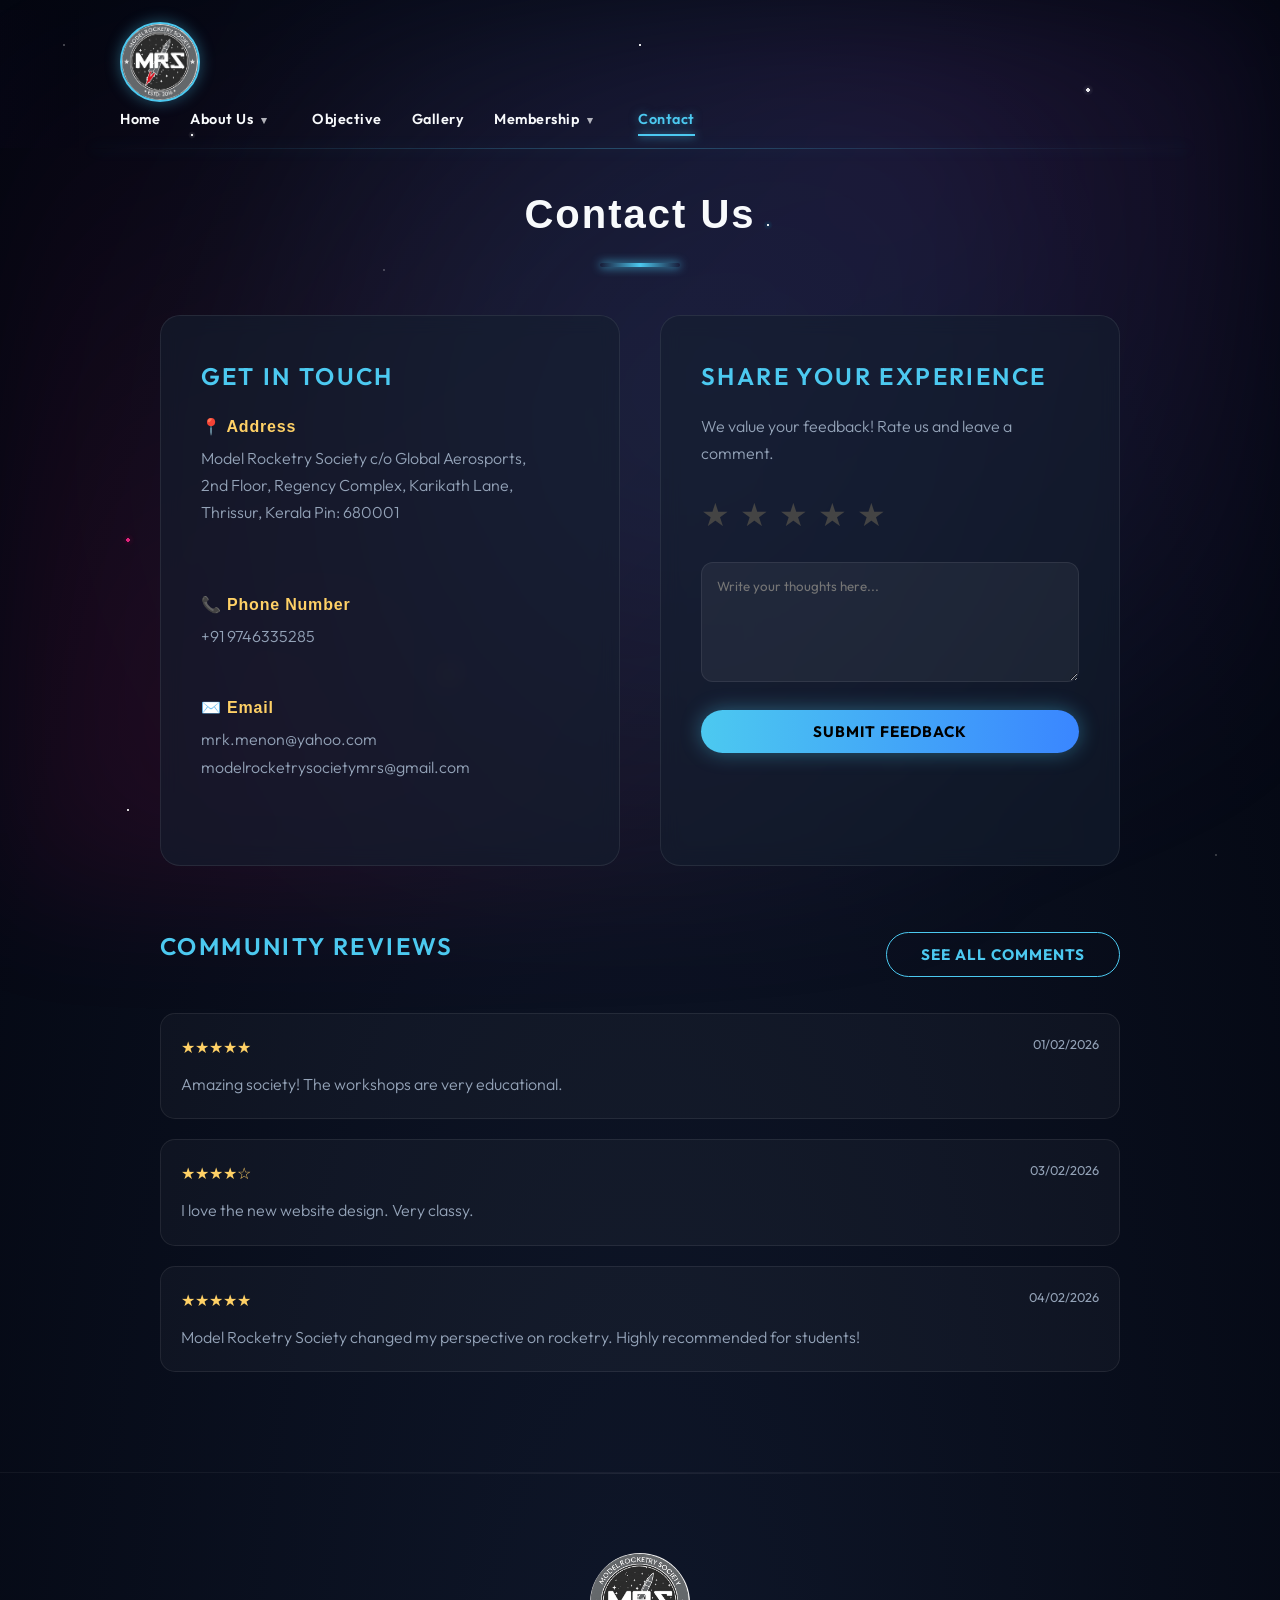
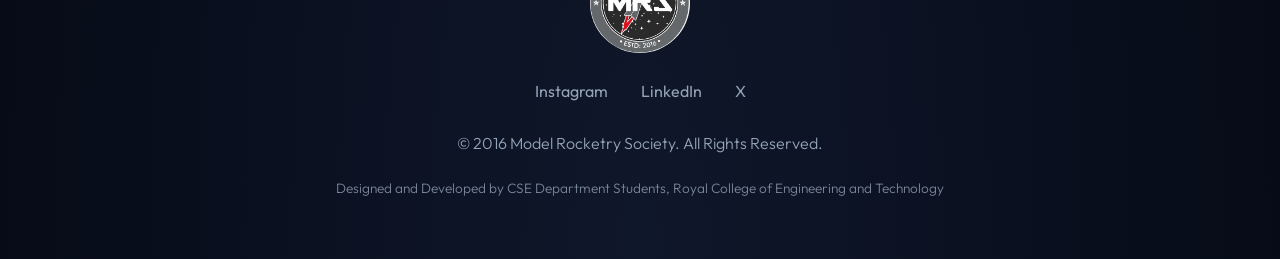
<file: contact.html>
<!DOCTYPE html>
<html lang="en">

<head>
    <meta charset="UTF-8">
    <meta name="viewport" content="width=device-width, initial-scale=1.0">
    <title>Contact Us - Model Rocketry Society</title>
    <link rel="preconnect" href="https://fonts.googleapis.com">
    <link rel="preconnect" href="https://fonts.gstatic.com" crossorigin>
    <link href="https://fonts.googleapis.com/css2?family=Outfit:wght@300;400;600;700&display=swap" rel="stylesheet">
    <link rel="stylesheet" href="style.css?v=27">
    <style>
        .contact-container {
            max-width: 1000px;
            margin: 180px auto 60px;
            /* Increased margin-top to move title down */
            padding: 0 20px;
        }

        .contact-grid {
            display: grid;
            grid-template-columns: 1fr 1fr;
            gap: 40px;
            margin-bottom: 60px;
        }

        @media (max-width: 768px) {
            .contact-grid {
                grid-template-columns: 1fr;
            }
        }

        .contact-info-card {
            background: var(--bg-card);
            border: 1px solid var(--glass-border);
            padding: 40px;
            border-radius: 20px;
            backdrop-filter: blur(10px);
        }

        .info-item {
            margin-bottom: 25px;
            display: flex;
            align-items: flex-start;
            gap: 15px;
        }

        .info-item h4 {
            color: var(--accent-gold);
            margin-bottom: 5px;
        }

        .feedback-section {
            background: var(--bg-card);
            border: 1px solid var(--glass-border);
            padding: 40px;
            border-radius: 20px;
            backdrop-filter: blur(10px);
        }

        .star-rating {
            display: flex;
            gap: 10px;
            margin: 20px 0;
            font-size: 2rem;
            cursor: pointer;
        }

        .star {
            color: #444;
            transition: color 0.2s;
        }

        .star.active {
            color: var(--accent-gold);
        }

        .comment-box {
            width: 100%;
            background: rgba(255, 255, 255, 0.05);
            border: 1px solid var(--glass-border);
            border-radius: 12px;
            padding: 15px;
            color: white;
            font-family: inherit;
            margin-bottom: 20px;
            resize: vertical;
            min-height: 120px;
        }

        .comments-display {
            margin-top: 60px;
        }

        .comment-card {
            background: rgba(255, 255, 255, 0.03);
            border: 1px solid var(--glass-border);
            padding: 20px;
            border-radius: 15px;
            margin-bottom: 20px;
        }

        .comment-header {
            display: flex;
            justify-content: space-between;
            margin-bottom: 10px;
        }

        .comment-stars {
            color: var(--accent-gold);
        }
    </style>
</head>

<body>
    <header>
        <div class="logo"
            style="width: 80px; height: 80px; border-radius: 50%; overflow: hidden; position: relative; background: #000;">
            <img src="assets/mrs_logo.jpg" alt="Model Rocketry Society Logo"
                style="width: 100%; height: auto; position: absolute; top: 50%; left: 50%; transform: translate(-50%, -50%);">
        </div>
        <nav>
            <ul>
                <li><a href="index.html#home">Home</a></li>
                <li class="nav-item has-dropdown">
                    <a href="about.html">About Us</a>
                    <ul class="dropdown-menu">
                        <li><a href="about.html#society">Model Rocketry Society</a></li>
                        <li><a href="about.html#vision-section">Vision</a></li>
                        <li><a href="about.html#mission-section">Mission</a></li>
                        <li><a href="about.html#board-of-directors">Our Executive Members</a></li>
                        <li><a href="about.html#top-gun">Our Inspiration</a></li>
                    </ul>
                </li>
                <li><a href="index.html#what-we-do">Objective</a></li>
                <li><a href="gallery.html">Gallery</a></li>
                <li class="nav-item has-dropdown">
                    <a href="index.html#membership">Membership</a>
                    <ul class="dropdown-menu">
                        <li><a href="index.html#membership">Student Benefits</a></li>
                    </ul>
                </li>
                <li><a href="contact.html" class="active">Contact</a></li>
            </ul>
        </nav>
    </header>

    <div class="contact-container">
        <h2 class="fade-in">Contact Us</h2>

        <div class="contact-grid">
            <!-- Contact Info -->
            <div class="contact-info-card fade-in">
                <h3>Get in Touch</h3>
                <div class="info-item">
                    <div>
                        <h4>📍 Address</h4>
                        <p>Model Rocketry Society c/o Global Aerosports,<br>
                            2nd Floor, Regency Complex, Karikath Lane,<br>
                            Thrissur, Kerala Pin: 680001
                        </p>
                    </div>
                </div>
                <div class="info-item">
                    <div>
                        <h4 style="margin-top: 20px;">📞 Phone Number</h4>
                        <p>+91 9746335285</p>
                    </div>
                </div>
                <div class="info-item">
                    <div>
                        <h4>✉️ Email</h4>
                        <p>mrk.menon@yahoo.com<br>
                        modelrocketrysocietymrs@gmail.com
                        </p>
                    </div>
                </div>
            </div>

            <!-- Feedback Form -->
            <div class="feedback-section fade-in">
                <h3>Share Your Experience</h3>
                <p>We value your feedback! Rate us and leave a comment.</p>

                <div class="star-rating" id="starRating">
                    <span class="star" data-rating="1">★</span>
                    <span class="star" data-rating="2">★</span>
                    <span class="star" data-rating="3">★</span>
                    <span class="star" data-rating="4">★</span>
                    <span class="star" data-rating="5">★</span>
                </div>

                <textarea id="userComment" class="comment-box" placeholder="Write your thoughts here..."></textarea>
                <button onclick="submitFeedback()" class="btn" style="width: 100%;">Submit Feedback</button>
            </div>
        </div>

        <!-- Comments List -->
        <div class="comments-display fade-in">
            <div style="display: flex; justify-content: space-between; align-items: center; margin-bottom: 30px;">
                <h3>Community Reviews</h3>
                <button id="toggleBtn" class="btn btn-outline" onclick="toggleComments()">See All Comments</button>
            </div>
            <div id="commentsList">
                <!-- Comments will be loaded here -->
            </div>
        </div>
    </div>

    <footer>
        <div class="logo"
            style="width: 100px; height: 100px; border-radius: 50%; overflow: hidden; position: relative; background: #000;">
            <img src="assets/mrs_logo.jpg" alt="Model Rocketry Society Logo"
                style="width: 100%; height: auto; position: absolute; top: 50%; left: 50%; transform: translate(-50%, -50%);">
        </div>
        <div class="social-links">
            <a href="https://www.instagram.com/modelrocketrysociety.mrs?igsh=MTZjbWo2dXBncnV1Mg==" target="_blank">Instagram</a>
            <a href="https://www.linkedin.com/company/model-rocketry-society/" target="_blank">LinkedIn</a>
            <a href="https://x.com/modelrocke34987" target="_blank">X</a>

        </div>
        <p>&copy; 2016 Model Rocketry Society. All Rights Reserved.</p>
        <p style="font-size: 0.85rem; opacity: 0.8; margin-top: 10px;">Designed and Developed by CSE Department
            Students, Royal College of Engineering and Technology</p>
    </footer>

    <script src="app.js?v=28"></script>
    <script>
        // Local state for the contact page
        let currentRating = 0;
        let showingAll = false;
        const stars = document.querySelectorAll('.star');

        // Sample Data for demonstration
        const sampleFeedback = [
            { rating: 5, comment: "Amazing society! The workshops are very educational.", date: "01/02/2026", id: 1 },
            { rating: 4, comment: "I love the new website design. Very classy.", date: "03/02/2026", id: 2 },
            { rating: 5, comment: "Model Rocketry Society changed my perspective on rocketry. Highly recommended for students!", date: "04/02/2026", id: 3 },
            { rating: 4, comment: "Great community support.", date: "05/02/2026", id: 4 }
        ];

        // Always load sample feedback
        localStorage.setItem('mrs_feedback', JSON.stringify(sampleFeedback));

        stars.forEach(s => {
            s.addEventListener('mouseover', () => highlightStars(s.dataset.rating));
            s.addEventListener('mouseout', () => highlightStars(currentRating));
            s.addEventListener('click', () => {
                currentRating = s.dataset.rating;
                highlightStars(currentRating);
            });
        });

        function highlightStars(rating) {
            stars.forEach(s => {
                s.classList.toggle('active', s.dataset.rating <= rating);
            });
        }

        function submitFeedback() {
            const comment = document.getElementById('userComment').value;
            if (currentRating === 0) return alert('Please select a star rating!');
            if (!comment.trim()) return alert('Please enter a comment!');

            const feedback = {
                rating: parseInt(currentRating),
                comment: comment,
                date: new Date().toLocaleDateString(),
                id: Date.now()
            };

            const existing = JSON.parse(localStorage.getItem('mrs_feedback') || '[]');
            existing.unshift(feedback);
            localStorage.setItem('mrs_feedback', JSON.stringify(existing));

            document.getElementById('userComment').value = '';
            currentRating = 0;
            highlightStars(0);

            renderComments();
            alert('Thank you for your feedback!');
        }

        function renderComments() {
            const list = document.getElementById('commentsList');
            const toggleBtn = document.getElementById('toggleBtn');
            const feedback = JSON.parse(localStorage.getItem('mrs_feedback') || '[]');

            const displayList = showingAll ? feedback : feedback.slice(0, 3);

            list.innerHTML = displayList.map(f => `
                <div class="comment-card fade-in">
                    <div class="comment-header">
                        <div class="comment-stars">${'★'.repeat(f.rating)}${'☆'.repeat(5 - f.rating)}</div>
                        <span style="color: var(--text-muted); font-size: 0.8rem;">${f.date}</span>
                    </div>
                    <p style="margin: 0;">${f.comment}</p>
                </div>
            `).join('');

            if (feedback.length === 0) {
                list.innerHTML = '<p style="text-align: center; color: var(--text-muted);">No reviews yet. Be the first!</p>';
                toggleBtn.style.display = 'none';
            } else if (feedback.length <= 3) {
                toggleBtn.style.display = 'none';
            } else {
                toggleBtn.style.display = 'block';
                toggleBtn.innerText = showingAll ? 'See Less' : 'See All Comments';
            }

            // Trigger animation
            setTimeout(() => {
                const newCards = list.querySelectorAll('.comment-card');
                newCards.forEach(c => c.classList.add('visible'));
            }, 10);
        }

        function toggleComments() {
            showingAll = !showingAll;
            renderComments();
        }

        // Initial render
        renderComments();
    </script>
</body>

</html>
</file>
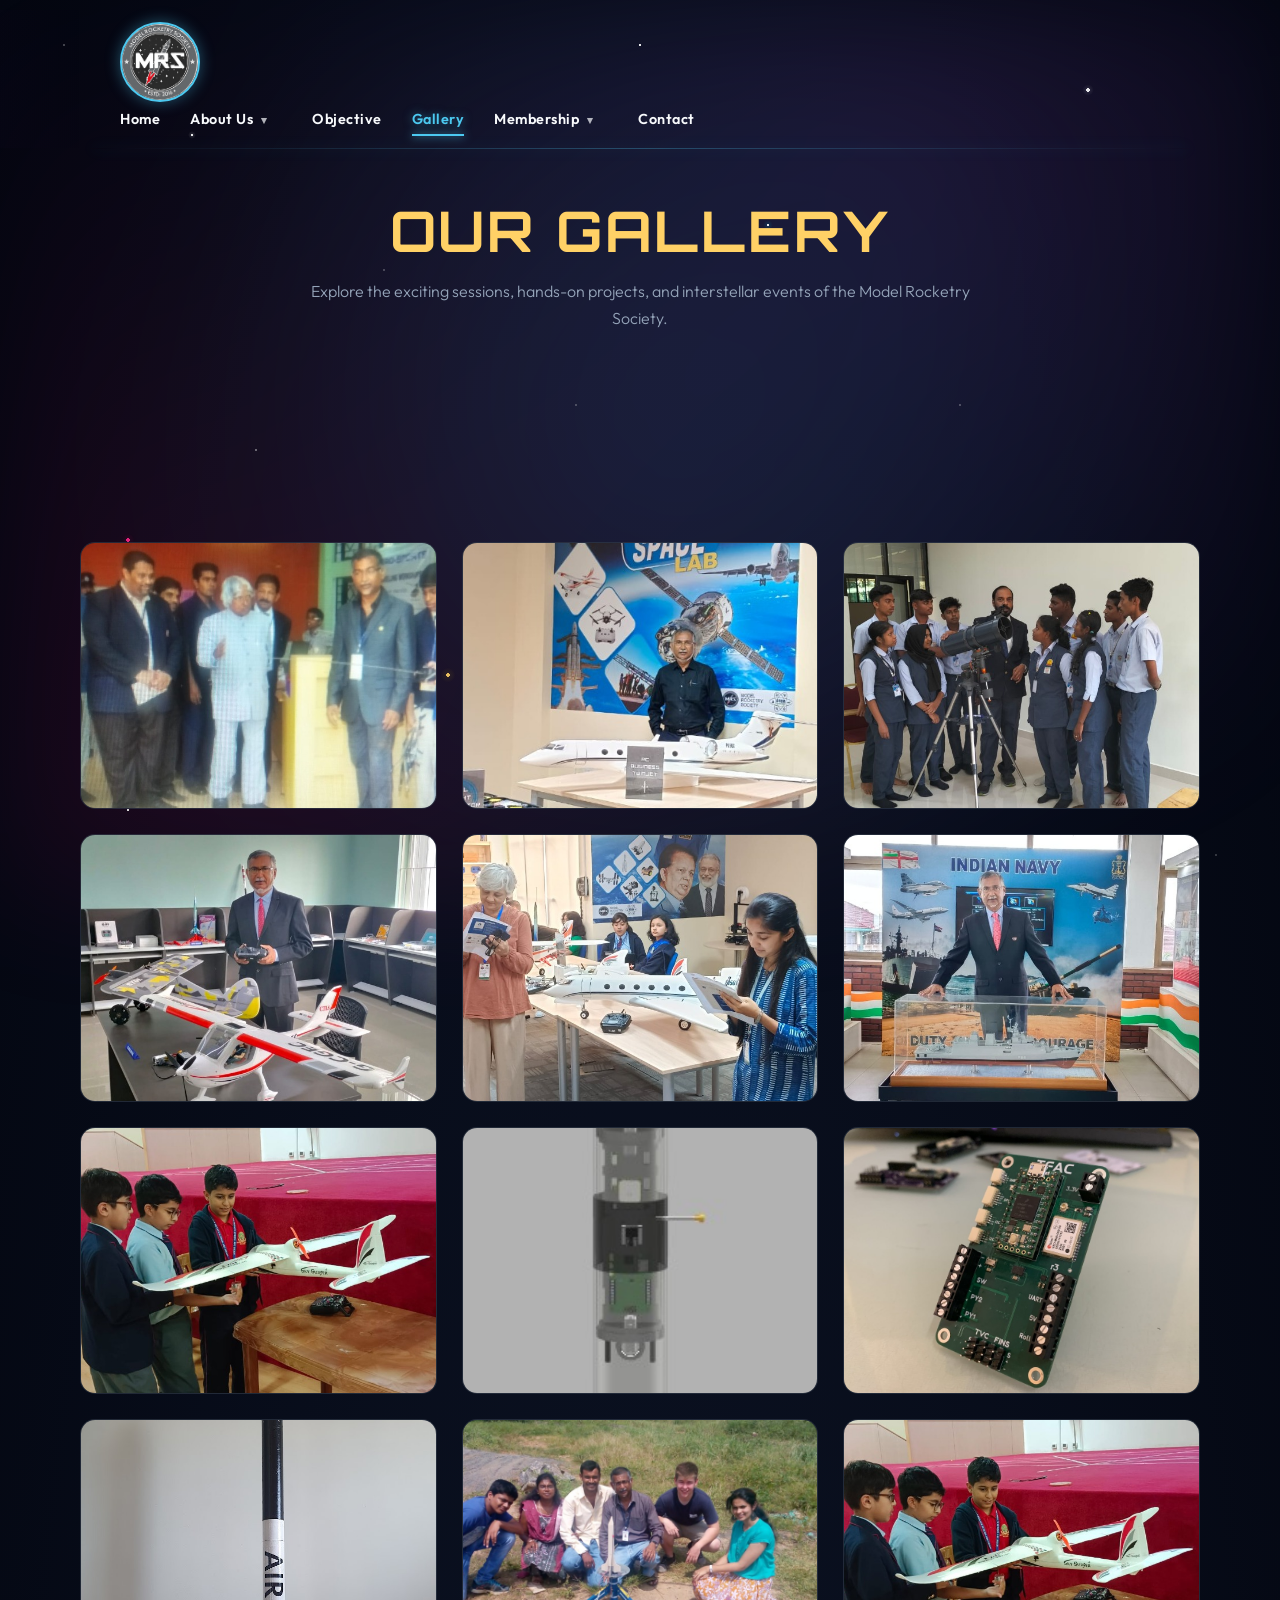
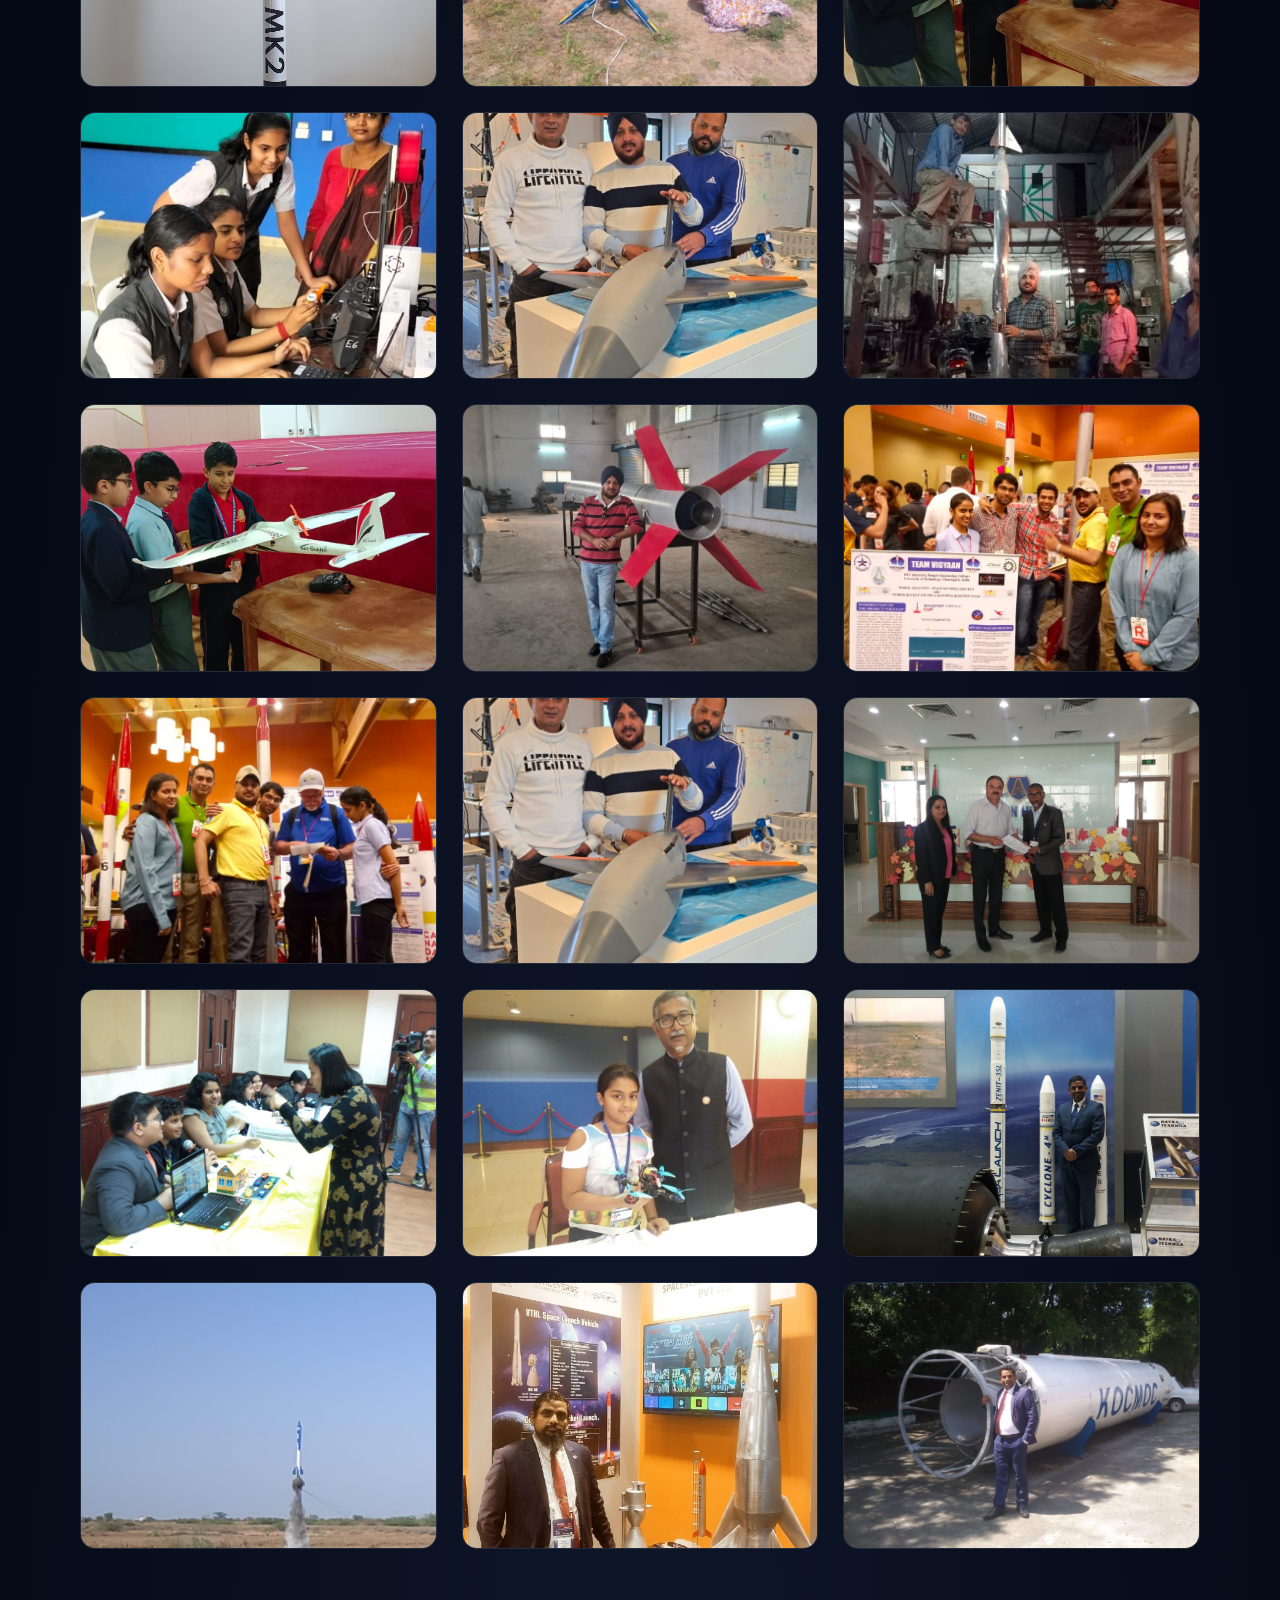
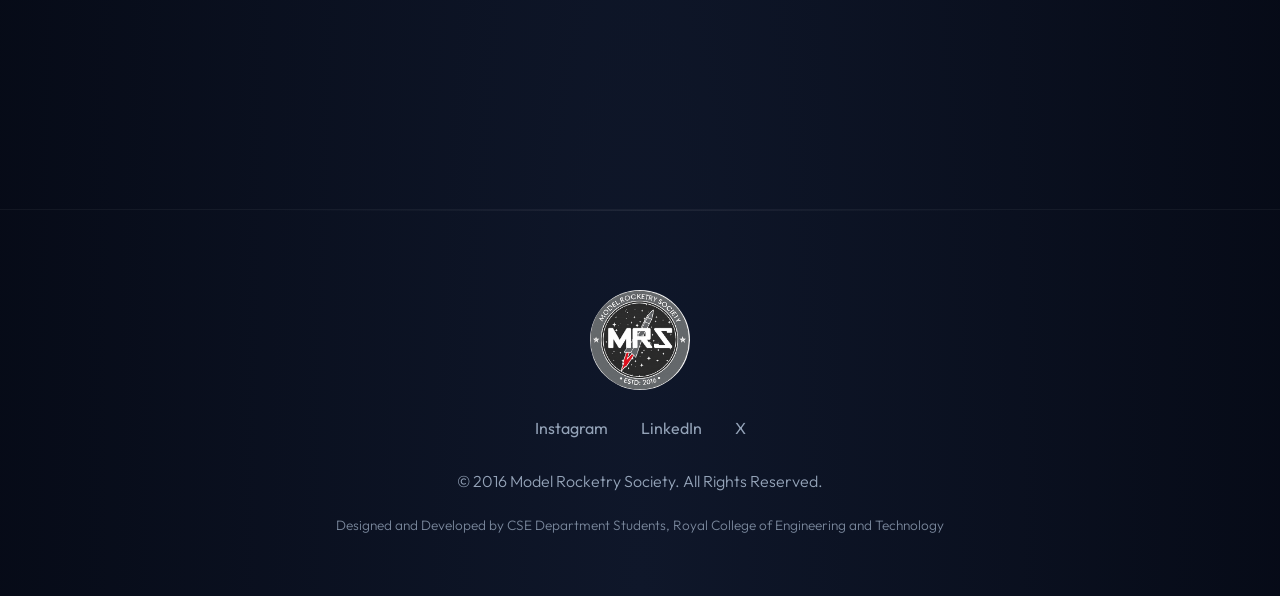
<file: gallery.html>
<!DOCTYPE html>
<html lang="en">

<head>
    <meta charset="UTF-8">
    <meta name="viewport" content="width=device-width, initial-scale=1.0">
    <meta name="description" content="Model Rocketry Society Gallery - Explore our projects, sessions, and events.">
    <title>Gallery | Model Rocketry Society</title>

    <!-- Fonts -->
    <link rel="preconnect" href="https://fonts.googleapis.com">
    <link rel="preconnect" href="https://fonts.gstatic.com" crossorigin>
    <link
        href="https://fonts.googleapis.com/css2?family=Orbitron:wght@400;700&family=Outfit:wght@300;400;600&display=swap"
        rel="stylesheet">

    <link rel="stylesheet" href="style.css?v=27">
    <style>
        .gallery-header {
            padding-top: 200px;
            /* Increased to move title down as requested */
            text-align: center;
            margin-bottom: 50px;
        }



        .gallery-grid {
            display: grid;
            grid-template-columns: repeat(auto-fill, minmax(300px, 1fr));
            gap: 25px;
            padding-bottom: 80px;
        }

        .gallery-item {
            position: relative;
            border-radius: 15px;
            overflow: hidden;
            aspect-ratio: 4/3;
            background: var(--bg-card);
            border: 1px solid var(--glass-border);
            transition: transform 0.3s ease, box-shadow 0.3s ease;
            cursor: pointer;
        }

        .gallery-item:hover {
            transform: scale(1.03);
            box-shadow: 0 10px 30px rgba(0, 0, 0, 0.5);
        }

        .gallery-item img {
            width: 100%;
            height: 100%;
            object-fit: cover;
            transition: filter 0.3s ease;
        }

        .gallery-item .overlay {
            position: absolute;
            bottom: 0;
            left: 0;
            right: 0;
            padding: 20px;
            background: linear-gradient(transparent, rgba(0, 0, 0, 0.8));
            color: white;
            opacity: 0;
            transition: opacity 0.3s ease;
        }

        .gallery-item:hover .overlay {
            opacity: 1;
        }



        /* Modal Overlay */
        .modal {
            display: none;
            position: fixed;
            z-index: 2000;
            top: 0;
            left: 0;
            width: 100%;
            height: 100%;
            background: rgba(0, 0, 0, 0.9);
            backdrop-filter: blur(10px);
            justify-content: center;
            align-items: center;
        }

        .modal-content {
            max-width: 90%;
            max-height: 80%;
            border-radius: 10px;
            box-shadow: 0 0 50px rgba(0, 180, 216, 0.3);
        }

        .close-modal {
            position: absolute;
            top: 30px;
            right: 30px;
            color: white;
            font-size: 40px;
            cursor: pointer;
        }
    </style>
</head>

<body>
    <div class="shooting-star"></div>
    <div class="shooting-star"></div>
    <div class="shooting-star"></div>

    <header>
        <div class="logo"
            style="width: 80px; height: 80px; border-radius: 50%; overflow: hidden; position: relative; background: #000;">
            <img src="assets/mrs_logo.jpg" alt="Model Rocketry Society Logo"
                style="width: 100%; height: auto; position: absolute; top: 50%; left: 50%; transform: translate(-50%, -50%);">
        </div>
        <nav>
            <ul>
                <li><a href="index.html#home">Home</a></li>
                <li class="nav-item has-dropdown">
                    <a href="about.html">About Us</a>
                    <ul class="dropdown-menu">
                        <li><a href="about.html#society">Model Rocketry Society</a></li>
                        <li><a href="about.html#vision-section">Vision</a></li>
                        <li><a href="about.html#mission-section">Mission</a></li>
                        <li><a href="about.html#board-of-directors">Our Executive Members</a></li>
                        <li><a href="about.html#top-gun">Our Inspiration</a></li>
                    </ul>
                </li>
                <li><a href="index.html#what-we-do">Objective</a></li>
                <li><a href="gallery.html" class="active">Gallery</a></li>
                <li class="nav-item has-dropdown">
                    <a href="index.html#membership">Membership</a>
                    <ul class="dropdown-menu">
                        <li><a href="index.html#membership">Student Benefits</a></li>
                    </ul>
                </li>
                <li><a href="contact.html">Contact</a></li>
            </ul>
        </nav>
    </header>

    <main class="container">
        <section class="gallery-header">
            <h1 class="fade-in" style="font-family: 'Orbitron', sans-serif; color: var(--accent-gold);">Our Gallery</h1>
            <p class="fade-in" style="max-width: 700px; margin: 0 auto;">Explore the exciting sessions, hands-on
                projects, and interstellar events of the Model Rocketry Society.</p>
        </section>

        <section id="gallery">


            <div class="gallery-grid fade-in">
                <!-- Gallery items -->
                <div class="gallery-item">
                    <img src="assets/kalam_visit.jpg" alt="Dr. A.P.J. Abdul Kalam Visit">
                    <div class="overlay">
                        <h4>Inspirational Visit</h4>
                        <p>Honored to have Dr. A.P.J. Abdul Kalam inspire our members.</p>
                    </div>
                </div>
                <div class="gallery-item">
                    <img src="assets/aerospace_lab.jpg" alt="Aerospace Lab">
                    <div class="overlay">
                        <h4>Aero Space Lab</h4>
                        <p>Our dedicated space for research and development.</p>
                    </div>
                </div>
                <div class="gallery-item">
                    <img src="assets/telescope_session.jpg" alt="Telescope Session">
                    <div class="overlay">
                        <h4>Stargazing Session</h4>
                        <p>Exploring the cosmos through our astronomy sessions.</p>
                    </div>
                </div>
                <div class="gallery-item">
                    <img src="assets/model_airplane_demo.jpg" alt="Model Airplane Demo">
                    <div class="overlay">
                        <h4>Aero Modelling</h4>
                        <p>Demonstrating the principles of flight with model aircraft.</p>
                    </div>
                </div>
                <div class="gallery-item">
                    <img src="assets/workshop_session.jpg" alt="Workshop Session">
                    <div class="overlay">
                        <h4>Hands-on Workshop</h4>
                        <p>Students engaged in building and learning rocketry basics.</p>
                    </div>
                </div>
                <!-- Batch 2 -->
                <div class="gallery-item">
                    <img src="assets/indian_navy_exhibition.jpg" alt="Indian Navy Exhibition">
                    <div class="overlay">
                        <h4>Indian Navy Exhibition</h4>
                        <p>Exploring naval technology and aerospace links.</p>
                    </div>
                </div>
                <div class="gallery-item">
                    <img src="assets/students_model_aircraft.jpg" alt="Student Projects">
                    <div class="overlay">
                        <h4>Student Projects</h4>
                        <p>Members working on advanced model aircraft.</p>
                    </div>
                </div>
                <div class="gallery-item">
                    <img src="assets/rocket_schematic.jpg" alt="Rocket Design">
                    <div class="overlay">
                        <h4>Rocket Design</h4>
                        <p>Detailed schematic of our latest rocket prototype.</p>
                    </div>
                </div>
                <div class="gallery-item">
                    <img src="assets/flight_computer.jpg" alt="Flight Electronics">
                    <div class="overlay">
                        <h4>Flight Electronics</h4>
                        <p>Custom-built flight computer for data telemetry.</p>
                    </div>
                </div>
                <div class="gallery-item">
                    <img src="assets/air_mk2_rocket.jpg" alt="Air MK2 Rocket">
                    <div class="overlay">
                        <h4>Air MK2 Rocket</h4>
                        <p>Full-scale model of the Air MK2 high-altitude rocket.</p>
                    </div>
                </div>
                <!-- Batch 3 -->
                <div class="gallery-item">
                    <img src="assets/rocket_team.jpg" alt="Rocketry Team">
                    <div class="overlay">
                        <h4>Rocketry Team</h4>
                        <p>Our passionate team of students and mentors ready for launch.</p>
                    </div>
                </div>
                <div class="gallery-item">
                    <img src="assets/sky_surfer_students.jpg" alt="Sky Surfer Project">
                    <div class="overlay">
                        <h4>Sky Surfer Project</h4>
                        <p>Students demonstrating the Sky Surfer model aircraft.</p>
                    </div>
                </div>
                <div class="gallery-item">
                    <img src="assets/innovation_lab.jpg" alt="Innovation Lab">
                    <div class="overlay">
                        <h4>Innovation Lab</h4>
                        <p>Inside our workspace where ideas take flight.</p>
                    </div>
                </div>
                <div class="gallery-item">
                    <img src="assets/uav_experts.jpg" alt="UAV Experts">
                    <div class="overlay">
                        <h4>UAV Experts</h4>
                        <p>A team of specialists presenting our latest UAV prototype.</p>
                    </div>
                </div>
                <div class="gallery-item">
                    <img src="assets/heavy_air_rocket.jpg" alt="Heavy Air Rocket">
                    <div class="overlay">
                        <h4>Heavy Air Rocket</h4>
                        <p>Constructing the heavy-duty rocket for high-altitude testing.</p>
                    </div>
                </div>
                <!-- Batch 4 -->
                <div class="gallery-item">
                    <img src="assets/g1.jpeg" alt="Gallery Photo 1">
                    <div class="overlay">
                        <h4>MRS Highlights</h4>
                        <p>Capturing the spirit of the Model Rocketry Society.</p>
                    </div>
                </div>
                <div class="gallery-item">
                    <img src="assets/g2.jpeg" alt="Gallery Photo 2">
                    <div class="overlay">
                        <h4>MRS Highlights</h4>
                        <p>Moments from our exciting rocketry events.</p>
                    </div>
                </div>
                <div class="gallery-item">
                    <img src="assets/g3.jpeg" alt="Gallery Photo 3">
                    <div class="overlay">
                        <h4>MRS Highlights</h4>
                        <p>Innovation and teamwork in action.</p>
                    </div>
                </div>
                <div class="gallery-item">
                    <img src="assets/g4.jpeg" alt="Gallery Photo 4">
                    <div class="overlay">
                        <h4>MRS Highlights</h4>
                        <p>Students exploring the frontiers of aerospace.</p>
                    </div>
                </div>
                <div class="gallery-item">
                    <img src="assets/g5.jpeg" alt="Gallery Photo 5">
                    <div class="overlay">
                        <h4>MRS Highlights</h4>
                        <p>Hands-on learning and discovery.</p>
                    </div>
                </div>
                <div class="gallery-item">
                    <img src="assets/g6.jpeg" alt="Gallery Photo 6">
                    <div class="overlay">
                        <h4>MRS Highlights</h4>
                        <p>Building the future of rocketry together.</p>
                    </div>
                </div>
                <div class="gallery-item">
                    <img src="assets/g7.jpeg" alt="Gallery Photo 7">
                    <div class="overlay">
                        <h4>MRS Highlights</h4>
                        <p>Inspiring the next generation of aerospace enthusiasts.</p>
                    </div>
                </div>
                <div class="gallery-item">
                    <img src="assets/g8.jpeg" alt="Gallery Photo 8">
                    <div class="overlay">
                        <h4>MRS Highlights</h4>
                        <p>Reaching for the stars, one launch at a time.</p>
                    </div>
                </div>
                <!-- Batch 5 -->
                <div class="gallery-item">
                    <img src="assets/gallery_new_1.jpg" alt="Space Exhibition Display">
                    <div class="overlay">
                        <h4>Space Exhibition</h4>
                        <p>Engaging with global aerospace displays and rockets.</p>
                    </div>
                </div>
                <div class="gallery-item">
                    <img src="assets/gallery_new_2.jpg" alt="Test Rocket Launch">
                    <div class="overlay">
                        <h4>Test Rocket Launch</h4>
                        <p>A successful vertical lift-off of a test rocket model.</p>
                    </div>
                </div>
                <div class="gallery-item">
                    <img src="assets/gallery_new_4.jpg" alt="Spaceverse VTHL Launch Vehicle">
                    <div class="overlay">
                        <h4>Spaceverse Launch Vehicle</h4>
                        <p>Presenting the VTHL Space Launch Vehicle model.</p>
                    </div>
                </div>
                <div class="gallery-item">
                    <img src="assets/gallery_new_5.jpg" alt="KOCMOC Rocket Component">
                    <div class="overlay">
                        <h4>KOCMOC Rocket Display</h4>
                        <p>Exploring significant aerospace hardware history.</p>
                    </div>
                </div>
            </div>
        </section>

    </main>

    <div class="modal" id="imageModal">
        <span class="close-modal">&times;</span>
        <img class="modal-content" id="modalImg">
    </div>

    <footer>
        <div class="logo"
            style="width: 100px; height: 100px; border-radius: 50%; overflow: hidden; position: relative; background: #000;">
            <img src="assets/mrs_logo.jpg" alt="Model Rocketry Society Logo"
                style="width: 100%; height: auto; position: absolute; top: 50%; left: 50%; transform: translate(-50%, -50%);">
        </div>
        <div class="social-links">
            <a href="https://www.instagram.com/modelrocketrysociety.mrs?igsh=MTZjbWo2dXBncnV1Mg==" target="_blank">Instagram</a>
            <a href="https://www.linkedin.com/company/model-rocketry-society/" target="_blank">LinkedIn</a>
            <a href="https://x.com/modelrocke34987" target="_blank">X</a>

        </div>
        <p>&copy; 2016 Model Rocketry Society. All Rights Reserved.</p>
        <p style="font-size: 0.85rem; opacity: 0.8; margin-top: 10px;">Designed and Developed by CSE Department
            Students, Royal College of Engineering and Technology</p>
    </footer>

    <script src="app.js?v=28"></script>
    <script>
        const galleryItems = document.querySelectorAll('.gallery-item');

        // Lightbox Logic
        const modal = document.getElementById('imageModal');
        const modalImg = document.getElementById('modalImg');
        const closeBtn = document.querySelector('.close-modal');

        galleryItems.forEach(item => {
            item.addEventListener('click', () => {
                const img = item.querySelector('img');
                modal.style.display = 'flex';
                modalImg.src = img.src;
            });
        });

        closeBtn.onclick = () => {
            modal.style.display = 'none';
        };

        window.onclick = (event) => {
            if (event.target === modal) {
                modal.style.display = 'none';
            }
        };
    </script>
</body>

</html>
</file>
<file: style.css>
:root {
    /* Premium Space Palette */
    --bg-galaxy: #030610;
    /* Deeper black-blue */
    --bg-horizon: #0F172A;
    /* Slate dark */
    --bg-card: rgba(20, 30, 48, 0.6);

    --accent-gold: #FFD166;
    /* Softer, richer gold */
    --accent-blue: #4CC9F0;
    /* Bright cyan */
    --accent-purple: #7209B7;
    /* Deep vivid purple */
    --accent-pink: #F72585;
    /* Neon pink */

    --text-main: #F8FAFC;
    /* Off-white for better readability */
    --text-muted: #94A3B8;
    /* Cool gray */

    --glass-bg: rgba(255, 255, 255, 0.03);
    --glass-border: rgba(255, 255, 255, 0.08);
    --glass-highlight: rgba(255, 255, 255, 0.15);

    --font-heading: 'Orbitron', sans-serif;
    --font-body: 'Outfit', sans-serif;

    --shadow-glow: 0 0 20px rgba(76, 201, 240, 0.3);
    --shadow-card: 0 8px 32px rgba(0, 0, 0, 0.4);
}

/* Reset & Base Styles */
* {
    margin: 0;
    padding: 0;
    box-sizing: border-box;
}

body {
    background: radial-gradient(ellipse at bottom, var(--bg-horizon) 0%, var(--bg-galaxy) 100%);
    color: var(--text-main);
    font-family: var(--font-body);
    line-height: 1.7;
    overflow-x: hidden;
    min-height: 100vh;
    -webkit-font-smoothing: antialiased;
}

/* Background Stars - Rich & Shining */
body::before {
    content: "";
    position: fixed;
    top: 0;
    left: 0;
    width: 100%;
    height: 100%;
    z-index: -1;
    background:
        /* Radiant Shining Stars - Layer 1 */
        radial-gradient(1.5px 1.5px at 15% 15%, #fff 100%, transparent),
        radial-gradient(4px 4px at 15% 15%, rgba(255, 255, 255, 0.2), transparent 100%),

        radial-gradient(2px 2px at 85% 10%, #fff 100%, transparent),
        radial-gradient(6px 6px at 85% 10%, rgba(255, 255, 255, 0.15), transparent 100%),

        radial-gradient(2px 2px at 35% 75%, var(--accent-gold) 100%, transparent),
        radial-gradient(8px 8px at 35% 75%, rgba(255, 215, 0, 0.1), transparent 100%),

        /* New Radiant Stars - Layer 2 */
        radial-gradient(1.5px 1.5px at 60% 25%, #fff 100%, transparent),
        radial-gradient(5px 5px at 60% 25%, rgba(0, 180, 216, 0.2), transparent 100%),

        radial-gradient(2px 2px at 10% 60%, var(--accent-pink) 100%, transparent),
        radial-gradient(7px 7px at 10% 60%, rgba(255, 0, 110, 0.1), transparent 100%),

        /* Denser Background Stars */
        radial-gradient(1px 1px at 70% 85%, #fff 100%, transparent),
        radial-gradient(1.5px 1.5px at 10% 90%, #eee 100%, transparent),
        radial-gradient(1px 1px at 50% 5%, #fff 100%, transparent),
        radial-gradient(1px 1px at 30% 30%, #ddd, transparent),
        radial-gradient(1px 1px at 75% 45%, #eee, transparent),
        radial-gradient(1.2px 1.2px at 20% 50%, #fff, transparent),
        radial-gradient(1px 1px at 95% 95%, #bbb, transparent),
        radial-gradient(1px 1px at 5% 5%, #eee, transparent),
        radial-gradient(1px 1px at 45% 45%, #ddd, transparent),
        radial-gradient(1.2px 1.2px at 80% 80%, #fff, transparent);

    background-size: initial;
    opacity: 0.9;
    animation: shiningTwinkle 5s infinite alternate ease-in-out;
}

@keyframes shiningTwinkle {

    0%,
    100% {
        opacity: 0.6;
    }

    50% {
        opacity: 1;
        filter: brightness(1.2);
    }
}

/* Shooting Stars System */
.shooting-star {
    position: fixed;
    top: 0;
    left: 50%;
    width: 2px;
    height: 2px;
    background: #fff;
    border-radius: 50%;
    opacity: 0;
    z-index: -1;
    box-shadow: 0 0 10px 2px rgba(255, 255, 255, 0.8),
        0 0 20px 5px rgba(255, 255, 255, 0.3);
}

.shooting-star::after {
    content: "";
    position: absolute;
    top: 50%;
    transform: translateY(-50%);
    width: 80px;
    height: 1px;
    background: linear-gradient(90deg, #fff, transparent);
}

.shooting-star:nth-child(1) {
    top: 10%;
    left: 80%;
    animation: shooting 8s infinite 2s;
}

.shooting-star:nth-child(2) {
    top: 20%;
    left: 90%;
    animation: shooting 12s infinite 5s;
}

.shooting-star:nth-child(3) {
    top: 30%;
    left: 70%;
    animation: shooting 10s infinite;
}

@keyframes shooting {
    0% {
        transform: translateX(0) translateY(0) rotate(-45deg);
        opacity: 0;
    }

    10% {
        opacity: 1;
    }

    30% {
        transform: translateX(-400px) translateY(400px) rotate(-45deg);
        opacity: 0;
    }

    100% {
        transform: translateX(-400px) translateY(400px) rotate(-45deg);
        opacity: 0;
    }
}

/* Deep Nebula Layer & Iridescent Reflection Simulation */
body::after {
    content: "";
    position: fixed;
    top: 0;
    left: 0;
    width: 100%;
    height: 100%;
    z-index: -2;
    background:
        radial-gradient(circle at 70% 20%, rgba(157, 78, 221, 0.15), transparent 60%),
        radial-gradient(circle at 20% 80%, rgba(255, 0, 110, 0.1), transparent 60%),
        radial-gradient(circle at 50% 50%, rgba(0, 180, 216, 0.1), transparent 70%);
    filter: blur(60px);
    animation: nebulaDrift 30s infinite alternate linear;
}

@keyframes nebulaDrift {
    from {
        transform: translate(-2%, -2%) rotate(0deg);
    }

    to {
        transform: translate(2%, 2%) rotate(2deg);
    }
}

@keyframes hyperLaunch {
    from {
        transform: translate(0, 0) rotate(0deg);
    }

    to {
        transform: translate(5%, 5%) rotate(0.5deg);
    }
}

@keyframes launchStreak {
    from {
        transform: translate(-10%, -10%) rotate(-45deg);
    }

    to {
        transform: translate(0%, 0%) rotate(-45deg);
    }
}

@keyframes twinkle {

    0%,
    100% {
        opacity: 0.3;
    }

    50% {
        opacity: 0.6;
    }
}

/* Typography */
h1,
h2,
h3,
h4 {
    font-family: var(--font-heading);
    font-weight: 700;
    color: var(--text-main);
    margin-bottom: 1rem;
    letter-spacing: 0.05em;
}

h1 {
    font-size: 3.5rem;
    line-height: 1.1;
    text-transform: uppercase;
}

h2 {
    font-size: 2.5rem;
    margin-bottom: 3rem;
    text-align: center;
    position: relative;
    /* Removed center hacks */
}

h3 {
    font-size: 1.5rem;
    color: var(--accent-blue);
    /* Changed default to blue for tech feel */
    font-weight: 600;
    font-family: var(--font-body);
    /* Switch h3 to body font for readability */
    text-transform: uppercase;
    letter-spacing: 0.1em;
}

/* Decoration for H2 - Glowing Line */
h2::after {
    content: "";
    display: block;
    width: 80px;
    height: 4px;
    background: linear-gradient(90deg, transparent, var(--accent-blue), transparent);
    margin: 15px auto 0;
    border-radius: 2px;
    box-shadow: 0 0 10px var(--accent-blue);
}

p {
    margin-bottom: 1.2rem;
    color: var(--text-muted);
    font-weight: 300;
}

a {
    text-decoration: none;
    color: inherit;
    transition: all 0.3s ease;
}

/* Animations */
.fade-in {
    opacity: 0;
    transform: translateY(20px);
    transition: opacity 0.8s ease, transform 0.8s ease;
}

.fade-in.visible {
    opacity: 1;
    transform: translateY(0);
}

ul {
    list-style: none;
}

/* Buttons - Premium & Modern */
.btn {
    display: inline-block;
    padding: 12px 34px;
    background: linear-gradient(90deg, var(--accent-blue), #3A86FF);
    color: #000;
    font-weight: 700;
    font-family: var(--font-body);
    text-transform: uppercase;
    letter-spacing: 1px;
    border-radius: 50px;
    /* Pill shape is more modern */
    border: none;
    cursor: pointer;
    font-size: 0.95rem;
    box-shadow: 0 0 20px rgba(76, 201, 240, 0.4);
    transition: all 0.4s cubic-bezier(0.175, 0.885, 0.32, 1.275);
    position: relative;
    overflow: hidden;
    z-index: 1;
}

.btn::before {
    content: "";
    position: absolute;
    top: 0;
    left: 0;
    width: 100%;
    height: 100%;
    background: linear-gradient(90deg, #3A86FF, var(--accent-purple));
    z-index: -1;
    transition: opacity 0.4s ease;
    opacity: 0;
}

.btn:hover {
    transform: translateY(-3px);
    box-shadow: 0 10px 30px rgba(76, 201, 240, 0.6);
    color: #fff;
}

.btn:hover::before {
    opacity: 1;
}

.btn-outline {
    background: transparent;
    border: 1px solid var(--accent-blue);
    color: var(--accent-blue);
    box-shadow: none;
}

.btn-outline:hover {
    background: var(--accent-blue);
    color: #000;
    box-shadow: 0 0 20px rgba(76, 201, 240, 0.4);
}

/* Navigation - Sleek Glass */
header {
    position: fixed;
    top: 10px;                      /* small gap from the top */
    left: 50%;
    transform: translateX(-50%);    /* centres it */
    width: 90%;                     /* ← change this: 80%, 70%, etc. */
    max-width: 1100px;              /* ← the bar never gets wider than this */
    border-radius: 50px;            /* rounded ends */
    padding: 12px 30px;
    ...keep the rest as it is
}

header::after {
    content: "";
    position: absolute;
    bottom: -1px;
    left: 0;
    width: 100%;
    height: 1px;
    background: linear-gradient(90deg, transparent, var(--accent-blue), transparent);
    opacity: 0.3;
    box-shadow: 0 0 15px var(--accent-blue);
}

header::before {
    content: "";
    position: absolute;
    inset: 0;
    background: linear-gradient(90deg, transparent, rgba(157, 78, 221, 0.1), transparent);
    transform: translateX(-100%);
    animation: glassReflection 5s infinite;
}

@keyframes glassReflection {
    0% {
        transform: translateX(-100%);
    }

    20%,
    100% {
        transform: translateX(200%);
    }
}

header.header-hidden {
    transform: translateX(-50%) translateY(-150%);
}

/* Header state when scrolling down */
/* Header state when scrolling down */
header.header-scrolled {
    background: rgba(3, 6, 16, 0.85);
    /* Darker for content contrast */
    padding: 12px 40px;
    backdrop-filter: blur(20px);
    border-bottom: 1px solid rgba(76, 201, 240, 0.2);
    box-shadow: 0 10px 30px rgba(0, 0, 0, 0.5);
}

.logo {
    font-size: 1.5rem;
    font-weight: 800;
    color: white;
    letter-spacing: 1px;
    background: #000;
    border-radius: 50%;
    border: 2px solid var(--accent-blue);
    box-shadow: 0 0 15px rgba(76, 201, 240, 0.4);
    animation: pulseGlow 3s infinite alternate;
}

@keyframes pulseGlow {
    from {
        box-shadow: 0 0 10px rgba(76, 201, 240, 0.3);
    }

    to {
        box-shadow: 0 0 20px rgba(76, 201, 240, 0.6);
    }
}

nav ul {
    display: flex;
    gap: 30px;
    align-items: center;
}

nav>ul>li {
    display: flex;
    align-items: center;
}

/* Vertical Separators Removed */

nav a {
    font-size: 0.9rem;
    font-weight: 600;
    color: var(--text-main);
    letter-spacing: 0.5px;
    text-transform: none;
    transition: all 0.3s ease;
    position: relative;
    padding: 5px 0;
}

nav a::before {
    content: "";
    position: absolute;
    bottom: 0;
    left: 0;
    width: 0;
    height: 2px;
    background: var(--accent-blue);
    transition: width 0.3s ease;
    box-shadow: 0 0 8px var(--accent-blue);
}

nav a:hover {
    color: var(--accent-blue);
    text-shadow: 0 0 10px rgba(76, 201, 240, 0.5);
}

nav a:hover::before {
    width: 100%;
}

nav a.active {
    color: var(--accent-blue);
    text-shadow: 0 0 10px rgba(76, 201, 240, 0.5);
}

nav a.active::before {
    width: 100%;
}

.nav-item.has-dropdown>a {
    padding-right: 15px;
}

/* Dropdown System */
.nav-item {
    position: relative;
    height: 100%;
    display: flex;
    align-items: center;
}

.dropdown-menu {
    position: absolute;
    top: 100%;
    left: 0;
    background: rgba(3, 6, 16, 0.95);
    min-width: 220px;
    border-radius: 8px;
    padding: 10px 0;
    opacity: 0;
    visibility: hidden;
    transition: all 0.3s ease;
    border-top: 2px solid var(--accent-blue);
    box-shadow: 0 5px 15px rgba(0, 0, 0, 0.5);
    backdrop-filter: blur(15px);
    display: flex;
    flex-direction: column;
    z-index: 2000;
}

.nav-item:hover .dropdown-menu {
    opacity: 1;
    visibility: visible;
}

.dropdown-menu li {
    width: 100%;
}

.dropdown-menu a {
    display: block;
    padding: 10px 25px;
    line-height: 1.2;
    font-size: 0.9rem;
    font-weight: 500;
    color: var(--text-muted);
    transition: all 0.2s ease;
    width: 100%;
    border-radius: 0;
    border-left: 2px solid transparent;
    background: transparent;
    border: none;
    text-transform: none;
    box-shadow: none;
}

.dropdown-menu a:hover {
    background: rgba(76, 201, 240, 0.1);
    color: var(--accent-blue);
    padding-left: 30px;
    border-left: 2px solid var(--accent-blue);
    transform: none;
    box-shadow: none;
}

.nav-item>a::after {
    content: " ▾";
    font-size: 0.7rem;
    opacity: 0.7;
    margin-left: 5px;
}

.nav-item:not(.has-dropdown)>a::after {
    display: none;
}

/* Hero Section */
.hero {
    /* CINEMATIC HERO IMAGE: Optimized for 1:1 Square Image (Sky and Heads) */
    min-height: 90vh;
    display: flex;
    flex-direction: column;
    justify-content: center;
    align-items: center;
    text-align: center;
    padding: 160px 20px 60px;
    /* Increased padding to clear transparent nav bar and move title down */
    position: relative;
    overflow: hidden;
    background:
        linear-gradient(to bottom, rgba(3, 6, 16, 0.3) 0%, rgba(3, 6, 16, 0.6) 80%, rgba(3, 6, 16, 1) 100%),
        radial-gradient(circle at 50% 30%, rgba(76, 201, 240, 0.15) 0%, transparent 60%),
        radial-gradient(circle at 80% 20%, rgba(114, 9, 183, 0.15) 0%, transparent 50%),
        url('assets/hero_bg.png') no-repeat center 30%/cover;
}

@media (min-width: 1200px) {
    .hero {
        background-size: auto 100%;
        /* Force vertical visibility (sky to ground) on ultra-wide screens */
        background-color: #050A0F;
        /* Fallback color for sides if image doesn't fill width */
    }
}

.hero-content {
    max-width: 900px;
    margin: 0 auto;
}




/* Section Layouts */
section {
    padding: 80px 20px;
    max-width: 1200px;
    margin: 0 auto;
    scroll-margin-top: 100px;
}

.container {
    max-width: 1200px;
    margin: 0 auto;
    padding: 0 20px;
}

/* Mission & Vision - Glass Cards */
.mission-vision {
    display: grid;
    grid-template-columns: 1fr 1fr;
    gap: 40px;
}

/* Asymmetrical Cyber Frames */
.card {
    background: linear-gradient(135deg, rgba(20, 30, 48, 0.4), rgba(3, 6, 16, 0.8));
    backdrop-filter: blur(15px);
    padding: 30px;
    border: 1px solid var(--glass-border);
    height: 100%;
    position: relative;
    overflow: hidden;
    transition: all 0.4s ease;
    border-radius: 20px;
}

#mission-section,
#vision-section {
    scroll-margin-top: 130px;
}

.card::before {
    content: "";
    position: absolute;
    top: 0;
    left: 0;
    width: 4px;
    height: 60px;
    /* Shorter, rounded accent */
    top: 50%;
    transform: translateY(-50%);
    background: var(--accent-blue);
    border-radius: 4px;
    box-shadow: 0 0 15px var(--accent-blue);
}

.card:hover {
    transform: translateX(10px);
    background: linear-gradient(135deg, rgba(20, 30, 48, 0.6), rgba(3, 6, 16, 0.9));
}

.card::after {
    content: "";
    /* Top border gradient line */
    position: absolute;
    top: 0;
    left: 0;
    width: 100%;
    height: 3px;
    background: linear-gradient(90deg, var(--accent-blue), var(--accent-purple));
    opacity: 0.8;
    border-radius: 10px;
    /* Rounded to prevent "cut" look */
}

/* Feature List - Modern */
.feature-list li {
    margin-bottom: 15px;
    padding-left: 20px;
    position: relative;
    color: var(--text-muted);
    font-size: 1.05rem;
    transition: color 0.3s ease;
}

.feature-list li:hover {
    color: #fff;
}

.feature-list li::before {
    content: "";
    /* Clean Bullet */
    position: absolute;
    left: 0;
    top: 10px;
    width: 6px;
    height: 6px;
    background: var(--accent-blue);
    border-radius: 50%;
    box-shadow: 0 0 8px var(--accent-blue);
}

/* Membership Section - Premium Cards */
.membership-grid {
    display: grid;
    grid-template-columns: repeat(3, 1fr);
    gap: 20px;
    max-width: 1200px;
    margin: 50px auto;
}

@media (max-width: 900px) {
    .membership-grid {
        grid-template-columns: 1fr;
    }
}

.card {
    /* Base Card Style */
    background: var(--bg-card);
    backdrop-filter: blur(25px);
    padding: 40px;
    border-radius: 20px;
    border: 1px solid var(--glass-border);
    position: relative;
    overflow: hidden;
    transition: all 0.4s ease;
    display: flex;
    flex-direction: column;
    align-items: center;
    text-align: center;
}

/* Specific Card Highlights - Pulsing Tech Glow */
.card:nth-child(1) {
    --highlight-color: var(--accent-blue);
    background: linear-gradient(135deg, rgba(20, 30, 48, 0.8), rgba(0, 180, 216, 0.1));
}

.card:nth-child(2) {
    --highlight-color: var(--accent-gold);
    background: linear-gradient(135deg, rgba(20, 30, 48, 0.8), rgba(255, 215, 0, 0.05));
}

.card:hover {
    transform: translateY(-12px) scale(1.02);
    box-shadow: 0 20px 60px rgba(0, 0, 0, 0.7), 0 0 50px rgba(var(--highlight-rgb, 76, 201, 240), 0.2);
    border-color: var(--highlight-color);
}

/* Card Glow Animation */
.card::before {
    content: "";
    /* Animated border glow */
    position: absolute;
    inset: 0;
    border-radius: 20px;
    padding: 2px;
    background: linear-gradient(45deg, transparent, var(--highlight-color), transparent);
    -webkit-mask: linear-gradient(#fff 0 0) content-box, linear-gradient(#fff 0 0);
    mask: linear-gradient(#fff 0 0) content-box, linear-gradient(#fff 0 0);
    -webkit-mask-composite: xor;
    mask-composite: exclude;
    opacity: 0.5;
    transition: opacity 0.4s ease;
}

.card:hover::before {
    opacity: 1;
    animation: borderRotate 4s linear infinite;
}

@keyframes borderRotate {
    0% {
        filter: hue-rotate(0deg);
    }

    100% {
        filter: hue-rotate(360deg);
    }
}

/* International */

.card h3 {
    font-size: 1.6rem;
    margin-bottom: 10px;
    color: #fff;
}

.price-tag {
    font-size: 3rem;
    font-weight: 800;
    color: var(--highlight-color, #fff);
    margin: 20px 0;
    text-shadow: 0 0 20px rgba(0, 0, 0, 0.5);
}

.highlight {
    background: rgba(255, 255, 255, 0.1);
    color: var(--accent-gold);
    padding: 6px 16px;
    border-radius: 50px;
    font-size: 0.85rem;
    font-weight: 600;
    letter-spacing: 0.5px;
    border: 1px solid var(--accent-gold);
    margin-bottom: 20px;
    display: inline-block;
}

.feature-list {
    text-align: left;
    width: 100%;
    margin-top: 20px;
}

.feature-list li {
    padding: 12px 20px;
    color: var(--text-muted);
    border-bottom: 1px solid rgba(255, 255, 255, 0.03);
    position: relative;
    border-left: 2px solid transparent;
    transition: all 0.3s ease;
}

.feature-list li:hover {
    background: rgba(255, 255, 255, 0.02);
    padding-left: 30px;
    border-left-color: var(--highlight-color, var(--accent-blue));
    color: #fff;
}

.feature-list li::before {
    display: none;
    /* Remove ticks */
}

/* Benefits Grid - Modern Icons */
.benefits-grid {
    display: grid;
    grid-template-columns: repeat(auto-fit, minmax(250px, 1fr));
    gap: 30px;
    margin-top: 80px;
}

.benefit-item {
    text-align: center;
    padding: 30px;
    background: transparent;
    border: 1px solid transparent;
    border-radius: 15px;
    transition: all 0.3s ease;
}

.benefit-item:hover {
    background: rgba(255, 255, 255, 0.03);
    border-color: var(--accent-blue);
    transform: translateY(-5px);
}

/* Benefits - Hexagonal Hive Grid */
.benefits-scroller {
    display: flex;
    flex-wrap: wrap;
    /* Allow wrapping */
    justify-content: center;
    gap: 15px;
    /* Tighter gap for hex look */
    padding: 20px;
    mask-image: none;
    -webkit-mask-image: none;
    max-width: 1000px;
    margin: 0 auto;
}

.benefits-scroller::-webkit-scrollbar {
    display: none;
}

.benefit-card {
    min-width: 250px;
    width: 280px;
    /* Fixed width for better hex */
    height: 320px;
    flex: 0 0 auto;
    background: radial-gradient(circle at center, rgba(30, 41, 59, 0.9), rgba(15, 23, 42, 0.95));
    border: 2px solid var(--accent-blue);
    border-radius: 20px;
    /* Soft hex feel */
    padding: 30px 20px;
    text-align: center;
    transition: all 0.4s ease;
    position: relative;
    overflow: hidden;
    cursor: pointer;
    display: flex;
    flex-direction: column;
    align-items: center;
    justify-content: center;
    margin-bottom: 20px;
    box-shadow: 0 0 15px rgba(0, 0, 0, 0.5);
}

/* Staggered look removed to align boxes */
.benefit-card:nth-child(even) {
    transform: translateY(0);
}

/* Pseudo-Image Background */
.benefit-card::before {
    content: "";
    /* Image Placeholder Layer */
    position: absolute;
    inset: 0;
    opacity: 0.2;
    background-size: cover;
    background-position: center;
    transition: all 0.5s ease;
    z-index: 0;
}

/* Unique Backgrounds for cards (simulating images) */
.benefit-card:nth-child(1)::before {
    background-image: url('assets/hero_bg.png');
    filter: hue-rotate(90deg);
}

.benefit-card:nth-child(2)::before {
    background-image: url('assets/hero_bg.png');
    filter: hue-rotate(180deg);
}

.benefit-card:nth-child(3)::before {
    background-image: url('assets/hero_bg.png');
    filter: hue-rotate(270deg);
}

.benefit-card:nth-child(4)::before {
    background-image: url('assets/hero_bg.png');
    filter: hue-rotate(0deg);
}

/* Original */
.benefit-card:nth-child(5)::before {
    background-image: url('assets/hero_bg.png');
    filter: hue-rotate(45deg);
}

.benefit-card:nth-child(6)::before {
    background-image: url('assets/hero_bg.png');
    filter: hue-rotate(135deg);
}

.benefit-card:nth-child(7)::before {
    background-image: url('assets/hero_bg.png');
    filter: hue-rotate(225deg);
}

.benefit-card:nth-child(8)::before {
    background-image: url('assets/hero_bg.png');
    filter: hue-rotate(315deg);
}

.benefit-card:hover::before {
    opacity: 0.5;
    transform: scale(1.1);
}

.benefit-card::after {
    content: "";
    /* Overlay gradient */
    position: absolute;
    inset: 0;
    background: linear-gradient(to top, rgba(0, 0, 0, 0.9), transparent);
    z-index: 1;
}

.benefit-card:hover {
    transform: translateY(-10px) scale(1.05) !important;
    /* Override stagger on hover */
    border-color: var(--accent-gold);
    box-shadow: 0 0 30px rgba(255, 209, 102, 0.3);
    z-index: 10;
}

.benefit-icon {
    width: 70px;
    height: 70px;
    margin: 0 auto 20px;
    display: flex;
    align-items: center;
    justify-content: center;
    font-size: 2.5rem;
    /* For emojis */
    background: rgba(255, 255, 255, 0.1);
    backdrop-filter: blur(10px);
    border-radius: 50%;
    color: #fff;
    transition: all 0.4s ease;
    border: 1px solid rgba(255, 255, 255, 0.3);
    z-index: 2;
    position: relative;
}

.benefit-icon svg {
    width: 36px;
    height: 36px;
    filter: drop-shadow(0 0 5px rgba(255, 255, 255, 0.5));
}

.benefit-card:hover .benefit-icon {
    transform: scale(1.1) rotate(-5deg);
    background: var(--accent-blue);
    color: #000;
    box-shadow: 0 0 25px var(--accent-blue);
    border-color: transparent;
}

.benefit-card:hover .benefit-icon svg {
    filter: none;
    /* Solid color on hover */
}

.benefit-card h4 {
    font-size: 1.1rem;
    margin-bottom: 8px;
    color: #fff;
}

.benefit-card p {
    font-size: 0.9rem;
    color: var(--text-muted);
    line-height: 1.4;
}

/* CTA Section */
.cta-section {
    text-align: center;
    background: var(--glass-bg);
    backdrop-filter: blur(20px);
    padding: 60px 20px;
    border-radius: 20px;
    max-width: 900px;
    margin: 60px auto;
    border: 1px solid var(--glass-border);
    box-shadow: 0 20px 60px rgba(0, 0, 0, 0.1);
}

/* Footer */
/* Footer - Clean */
footer {
    padding: 80px 20px 40px;
    text-align: center;
    margin-top: 100px;
    border-top: 1px solid rgba(255, 255, 255, 0.05);
    position: relative;
    /* Removed background gradient */
}

footer::before {
    content: "";
    position: absolute;
    top: 0;
    left: 50%;
    transform: translateX(-50%);
    width: 60%;
    height: 1px;
    background: linear-gradient(90deg, transparent, var(--glass-border), transparent);
}


footer .logo {
    background: transparent !important;
    /* Override inline style */
    box-shadow: none;
    margin: 0 auto;
    border: none !important;
}

.social-links {
    margin: 25px 0;
}

.social-links a {
    margin: 0 15px;
    color: var(--text-muted);
    font-size: 1rem;
}

/* Animations - Simple Fade */
.fade-in {
    opacity: 0;
    transform: translateY(20px);
    transition: opacity 0.6s ease-out, transform 0.6s ease-out;
}

.fade-in.visible {
    opacity: 1;
    transform: translateY(0);
}

/* Responsive */
@media (max-width: 768px) {
    h1 {
        font-size: 2.2rem;
    }

    header {
        padding: 15px 20px;
        flex-direction: column;
        gap: 15px;
    }

    .mission-vision,
    .benefits-grid {
        grid-template-columns: 1fr;
    }

    .topic-row {
        flex-direction: column;
        text-align: center;
    }

    .topic-image {
        margin-right: 0;
        margin-bottom: 20px;
    }

    .hero {
        padding-top: 100px;
        align-items: center;
        text-align: center;
        background:
            linear-gradient(to bottom, rgba(0, 0, 0, 0.3) 0%, transparent 20%, transparent 80%, rgba(17, 13, 26, 0.5) 100%),
            url('assets/hero_bg.png') no-repeat center 30%/cover;
    }
}

/* Announcement Bar */
/* Announcement Marquee - Subtle Bottom Ticker */
/* Announcement Marquee - Floating Glass Capsule */
#announcements-container {
    position: fixed;
    bottom: 30px;
    left: 50%;
    transform: translateX(-50%);
    width: 90%;
    max-width: 800px;
    z-index: 9999;
    background: rgba(10, 15, 30, 0.4);
    border: 1px solid rgba(255, 255, 255, 0.1);
    border-radius: 50px;
    color: #fff;
    font-size: 0.95rem;
    height: 48px;
    display: flex;
    align-items: center;
    overflow: hidden;
    backdrop-filter: blur(20px);
    box-shadow: 0 10px 40px rgba(0, 0, 0, 0.4);
    margin: 0;
}

.marquee-wrapper {
    display: flex;
    width: 100%;
    overflow: hidden;
    /* Mask removed to show full boxes */
    -webkit-mask-image: none;
    mask-image: none;
}

.marquee-content {
    display: flex;
    animation: marqueeScroll 30s linear infinite;
    min-width: 100%;
}

@keyframes marqueeScroll {
    0% {
        transform: translateX(0);
    }

    100% {
        transform: translateX(-100%);
    }
}

.marquee-item {
    padding: 0 50px;
    display: inline-flex;
    align-items: center;
    gap: 8px;
    color: var(--text-muted);
    font-weight: 500;
    transition: color 0.3s ease;
}

.marquee-item:hover {
    color: #fff;
}

.marquee-item b {
    color: var(--accent-gold);
    font-weight: 700;
}

.marquee-item .date {
    opacity: 0.6;
    font-size: 0.75rem;
    margin-left: 5px;
}

@keyframes marqueeScroll {
    0% {
        transform: translateX(0);
    }

    100% {
        transform: translateX(-100%);
    }
}

/* Remove old styles */
.announcement-bar {
    display: none;
}

/* Topic List - Holo Panels */
/* Topic List - Interactive Orbit Strips */
.topic-list-container {
    display: flex;
    flex-direction: column;
    gap: 15px;
    max-width: 1000px;
    margin: 0 auto;
}

.topic-row {
    display: flex;
    align-items: center;
    background: linear-gradient(90deg, transparent, rgba(255, 255, 255, 0.02), transparent);
    border: 1px solid var(--glass-border);
    border-radius: 15px;
    padding: 25px 40px;
    margin-bottom: 10px;
    transition: all 0.5s cubic-bezier(0.2, 0.8, 0.2, 1);
    position: relative;
    cursor: default;
    overflow: hidden;
}

.topic-row::before {
    content: "";
    position: absolute;
    left: 0;
    top: 0;
    width: 4px;
    height: 20px;
    top: 50%;
    margin-top: -10px;
    background: var(--accent-blue);
    border-radius: 4px;
    transform: scaleY(0);
    transition: transform 0.4s ease;
    box-shadow: 0 0 15px var(--accent-blue);
}

.topic-row:hover {
    background: linear-gradient(90deg, rgba(76, 201, 240, 0.05), rgba(76, 201, 240, 0.02), transparent);
    padding-left: 60px;
    /* Slight shift */
}

.topic-row:hover::before {
    transform: scaleY(1);
}

.topic-image {
    width: 60px;
    height: 60px;
    margin-right: 40px;
    border-radius: 50%;
    background: rgba(0, 0, 0, 0.3);
    border: 1px solid var(--glass-border);
    display: flex;
    align-items: center;
    justify-content: center;
    font-size: 1.8rem;
    color: var(--text-muted);
    transition: all 0.5s ease;
    position: relative;
    z-index: 1;
}

.topic-row:hover .topic-image {
    transform: scale(1.2) rotate(360deg);
    background: var(--accent-blue);
    color: #000;
    box-shadow: 0 0 30px rgba(76, 201, 240, 0.6);
    border-color: transparent;
}



/* Topic Content Typography */
.topic-content h4 {
    color: var(--text-main);
    font-size: 1.2rem;
    margin-bottom: 10px;
    font-weight: 700;
    letter-spacing: 0.5px;
}

.topic-content p {
    font-size: 0.95rem;
    color: var(--text-muted);
    line-height: 1.6;
    margin: 0;
}

.topic-content {
    flex-grow: 1;
    text-align: left;
}



/* Student ID Cards */
.student-grid {
    display: flex;
    gap: 40px;
    justify-content: center;
    flex-wrap: wrap;
    margin-top: 40px;
}

.student-card {
    width: 300px;
    background: linear-gradient(180deg, #FFFFFF 25%, #29abe2 100%);
    /* Clean white top, blue bottom */
    border-radius: 15px;
    overflow: hidden;
    position: relative;
    box-shadow: 0 10px 40px rgba(0, 0, 0, 0.5);
    font-family: Arial, sans-serif;
    /* ID card standard font */
    color: #000;
    text-align: center;
    height: 500px;
    /* Fixed height for ID look */
    display: flex;
    flex-direction: column;
}

/* Top White Section */
.card-header {
    background: #fff;
    padding: 20px 10px;
    height: 70%;
    display: flex;
    flex-direction: column;
    align-items: center;
    border-bottom-left-radius: 20px;
    border-bottom-right-radius: 20px;
}

.s-logo {
    width: 60px;
    height: auto;
    margin-bottom: 10px;
}

.card-title-text {
    font-weight: 900;
    font-size: 1.4rem;
    line-height: 1.2;
    color: #333;
    text-transform: uppercase;
    transform: rotate(-90deg);
    position: absolute;
    left: -60px;
    top: 50%;
    width: 200px;
    letter-spacing: 2px;
}

.photo-frame {
    width: 300px;
    height: 400px;
    margin: 15px auto;
    border-radius: 10px;
    border: 2px solid var(--accent-blue);
    padding: 5px;
    overflow: hidden;
}

.photo-frame img {
    width: 100%;
    height: 100%;
    object-fit: cover;
}

.student-details {
    padding: 10px;
}

.s-name {
    font-weight: 800;
    font-size: 1.1rem;
    margin-top: 5px;
    text-transform: uppercase;
}

.s-role {
    font-weight: 600;
    font-size: 0.9rem;
    color: #555;
}

/* Bottom Blue Section */
.card-footer {
    padding: 15px;
    color: white;
    flex-grow: 1;
    display: flex;
    flex-direction: column;
    justify-content: flex-end;
    align-items: center;
    background: url('assets/hero_bg.png');
    /* Texture */
    background-size: cover;
}
</file>
